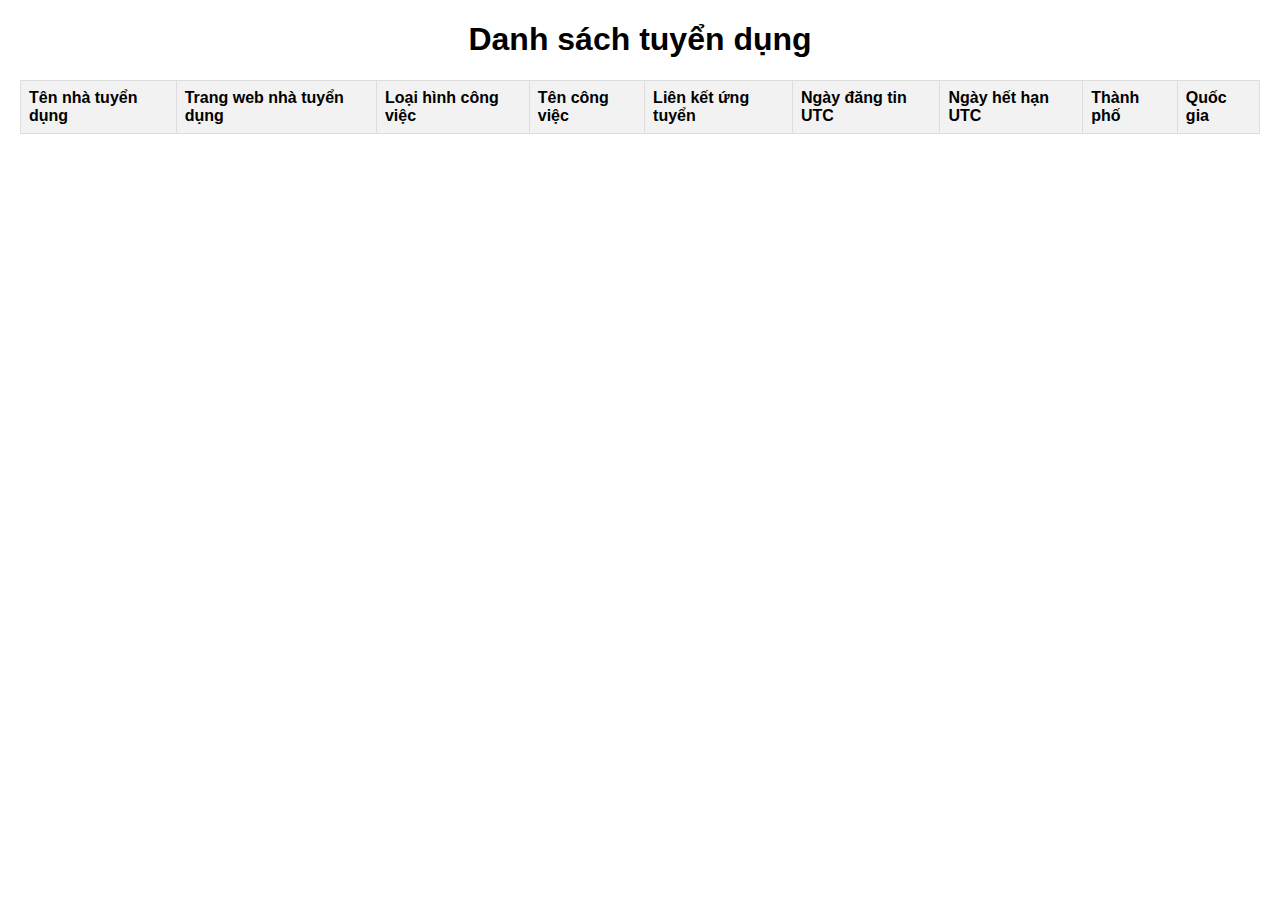
<file: asp.net/cv/index.html>
﻿<!DOCTYPE html>
<html lang="en">
<head>
    <meta charset="UTF-8">
    <meta name="viewport" content="width=device-width, initial-scale=1.0">
    <title>Danh sách tuyển dụng</title>
    <link rel="stylesheet" href="styles.css">
</head>
<body>
    <h1>Danh sách tuyển dụng</h1>
    <table id="jobsTable">
        <thead>
            <tr>
                <th>Tên nhà tuyển dụng</th>
                <th>Trang web nhà tuyển dụng</th>
                <th>Loại hình công việc</th>
                <th>Tên công việc</th>
                <th>Liên kết ứng tuyển</th>
                <th>Ngày đăng tin UTC</th>
                <th>Ngày hết hạn UTC</th>
                <th>Thành phố</th>
                <th>Quốc gia</th>
            </tr>
        </thead>
        <tbody>
        </tbody>
    </table>
    <script src="script.js"></script>
</body>
</html>
</file>
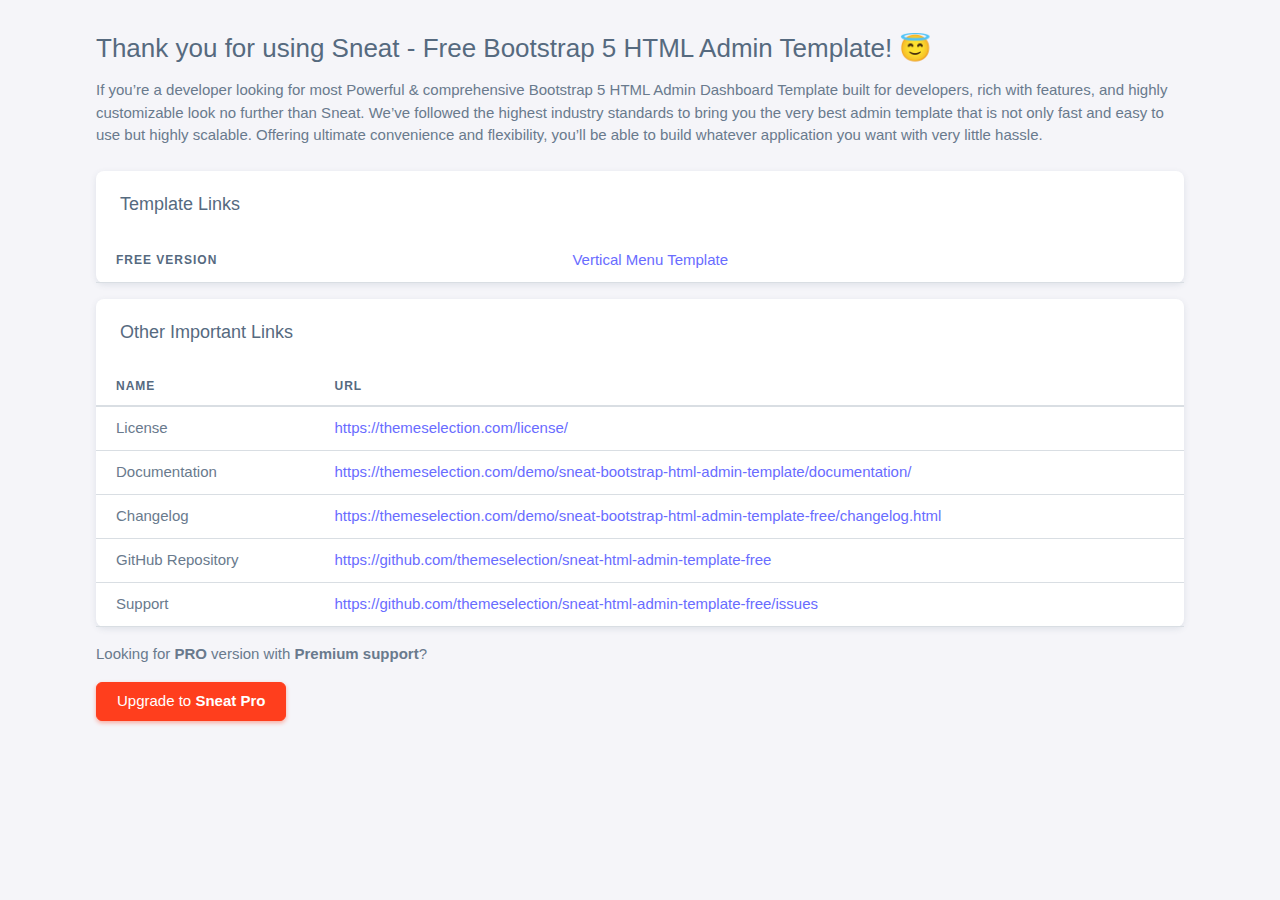
<file: job-portal-main/template/admin-employer/index.html>
<!DOCTYPE html>


<html lang="en" class="light-style  customizer-hide" dir="ltr" data-theme="theme-default" data-assets-path="assets/"
  data-template="vertical-menu-template-no-customizer">

<head>
  <meta charset="utf-8" />
  <meta name="viewport"
    content="width=device-width, initial-scale=1.0, user-scalable=no, minimum-scale=1.0, maximum-scale=1.0" />

  <title>Sneat - Free Bootstrap 5 HTML Admin Template</title>

  <meta name="description" content="" />

  <!-- Favicon -->
  <link rel="icon" type="image/x-icon" href="assets/img/favicon/favicon.ico" />

  <!-- Fonts -->
  <link rel="preconnect" href="https://fonts.googleapis.com">
  <link rel="preconnect" href="https://fonts.gstatic.com" crossorigin>
  <link
    href="https://fonts.googleapis.com/css2?family=Open+Sans:ital,wght@0,300;0,400;0,500;0,600;0,700;1,300;1,400;1,500;1,600;1,700&display=swap"
    rel="stylesheet">

  <!-- Core CSS -->
  <link rel="stylesheet" href="assets/vendor/css/core.css" />
  <link rel="stylesheet" href="assets/vendor/css/theme-default.css" />
  <link rel="stylesheet" href="assets/css/demo.css" />
</head>

<body>

  <!-- Content -->
  <div class="container flex-grow-1 container-p-y my-2">
    <h3>Thank you for using Sneat - Free Bootstrap 5 HTML Admin Template! 😇</h3>
    <p>If you’re a developer looking for most Powerful & comprehensive Bootstrap 5 HTML Admin Dashboard Template built
      for developers, rich with features, and highly customizable look no further than Sneat. We’ve followed the highest
      industry standards to bring you the very best admin template that is not only fast and easy to use but highly
      scalable. Offering ultimate convenience and flexibility, you’ll be able to build whatever application you want
      with very little hassle.</p>

    <!-- Examples -->
    <div class="row mt-sm-4 mt-3">
      <div class="col-12 mb-3">
        <div class="card">
          <h5 class="card-header">Template Links</h5>
          <!-- Template Demo Links -->
          <table class="table">
            <tbody>
              <tr>
                <th>Free Version</th>
                <td><a href="html/index.html" target="_blank">Vertical Menu Template</a></td>
              </tr>
            </tbody>
          </table>
          <!--/ Template Demo Links -->
        </div>
      </div>

      <div class="col-12 mb-3">
        <div class="card">

          <h5 class="card-header">Other Important Links</h5>
          <!-- Other Links -->
          <table class="table">
            <thead>
              <tr>
                <th scope="col">Name</th>
                <th scope="col">URL</th>
              </tr>
            </thead>
            <tbody>

              <tr>
                <td>License </td>
                <td>
                  <a href="https://themeselection.com/license/" target="_blank">https://themeselection.com/license/</a>
                </td>
              </tr>

              <tr>
                <td>Documentation</td>
                <td>
                  <a href="https://themeselection.com/demo/sneat-bootstrap-html-admin-template/documentation/"
                    target="_blank">https://themeselection.com/demo/sneat-bootstrap-html-admin-template/documentation/</a>
                </td>
              </tr>

              <tr>
                <td>Changelog</td>
                <td>
                  <a href="https://themeselection.com/demo/sneat-bootstrap-html-admin-template-free/changelog.html"
                    target="_blank">https://themeselection.com/demo/sneat-bootstrap-html-admin-template-free/changelog.html</a>
                </td>
              </tr>


              <tr>
                <td>GitHub Repository</td>
                <td>
                  <a href="https://github.com/themeselection/sneat-html-admin-template-free"
                    target="_blank">https://github.com/themeselection/sneat-html-admin-template-free</a>
                </td>
              </tr>


              <tr>
                <td>Support</td>
                <td>
                  <a href="https://github.com/themeselection/sneat-html-admin-template-free/issues"
                    target="_blank">https://github.com/themeselection/sneat-html-admin-template-free/issues</a>
                </td>
              </tr>

            </tbody>
          </table>
          <!--/ Other Links -->
        </div>
      </div>

      <div class="col-12 mb-3">
        <p>Looking for <strong>PRO</strong> version with <strong>Premium support</strong>?</p>
        <div class="upgrade-to-pro">
          <a href="https://themeselection.com/products/sneat-bootstrap-html-admin-template/" target="_blank"
            class="btn btn-danger">Upgrade to <strong>Sneat Pro</strong></a>
        </div>
      </div>
    </div>
  </div>
  <!-- / Content -->

</body>

</html>
</file>
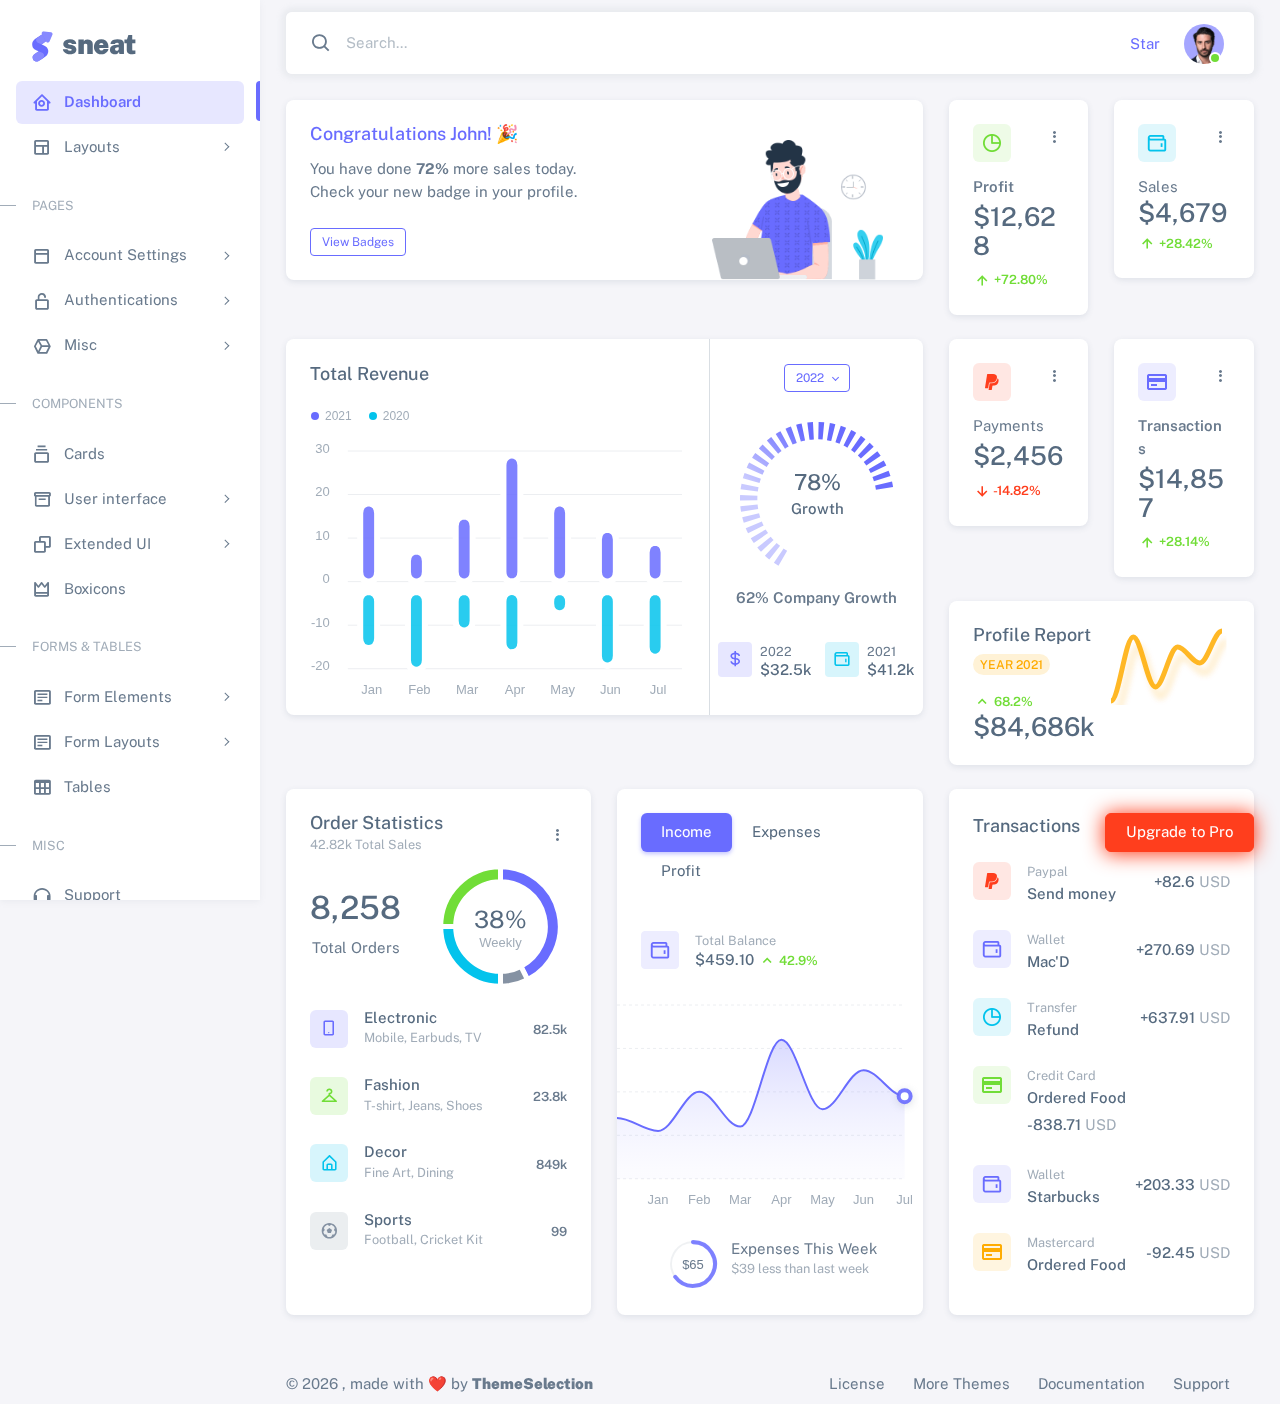
<file: job-portal-main/template/admin-employer/html/index.html>
<!DOCTYPE html>

<!-- =========================================================
* Sneat - Bootstrap 5 HTML Admin Template - Pro | v1.0.0
==============================================================

* Product Page: https://themeselection.com/products/sneat-bootstrap-html-admin-template/
* Created by: ThemeSelection
* License: You must have a valid license purchased in order to legally use the theme for your project.
* Copyright ThemeSelection (https://themeselection.com)

=========================================================
 -->
<!-- beautify ignore:start -->
<html
  lang="en"
  class="light-style layout-menu-fixed"
  dir="ltr"
  data-theme="theme-default"
  data-assets-path="../assets/"
  data-template="vertical-menu-template-free"
>
  <head>
    <meta charset="utf-8" />
    <meta
      name="viewport"
      content="width=device-width, initial-scale=1.0, user-scalable=no, minimum-scale=1.0, maximum-scale=1.0"
    />

    <title>Dashboard - Analytics | Sneat - Bootstrap 5 HTML Admin Template - Pro</title>

    <meta name="description" content="" />

    <!-- Favicon -->
    <link rel="icon" type="image/x-icon" href="../assets/img/favicon/favicon.ico" />

    <!-- Fonts -->
    <link rel="preconnect" href="https://fonts.googleapis.com" />
    <link rel="preconnect" href="https://fonts.gstatic.com" crossorigin />
    <link
      href="https://fonts.googleapis.com/css2?family=Public+Sans:ital,wght@0,300;0,400;0,500;0,600;0,700;1,300;1,400;1,500;1,600;1,700&display=swap"
      rel="stylesheet"
    />

    <!-- Icons. Uncomment required icon fonts -->
    <link rel="stylesheet" href="../assets/vendor/fonts/boxicons.css" />

    <!-- Core CSS -->
    <link rel="stylesheet" href="../assets/vendor/css/core.css" class="template-customizer-core-css" />
    <link rel="stylesheet" href="../assets/vendor/css/theme-default.css" class="template-customizer-theme-css" />
    <link rel="stylesheet" href="../assets/css/demo.css" />

    <!-- Vendors CSS -->
    <link rel="stylesheet" href="../assets/vendor/libs/perfect-scrollbar/perfect-scrollbar.css" />

    <link rel="stylesheet" href="../assets/vendor/libs/apex-charts/apex-charts.css" />

    <!-- Page CSS -->

    <!-- Helpers -->
    <script src="../assets/vendor/js/helpers.js"></script>

    <!--! Template customizer & Theme config files MUST be included after core stylesheets and helpers.js in the <head> section -->
    <!--? Config:  Mandatory theme config file contain global vars & default theme options, Set your preferred theme option in this file.  -->
    <script src="../assets/js/config.js"></script>
  </head>

  <body>
    <!-- Layout wrapper -->
    <div class="layout-wrapper layout-content-navbar">
      <div class="layout-container">
        <!-- Menu -->

        <aside id="layout-menu" class="layout-menu menu-vertical menu bg-menu-theme">
          <div class="app-brand demo">
            <a href="index.html" class="app-brand-link">
              <span class="app-brand-logo demo">
                <svg
                  width="25"
                  viewBox="0 0 25 42"
                  version="1.1"
                  xmlns="http://www.w3.org/2000/svg"
                  xmlns:xlink="http://www.w3.org/1999/xlink"
                >
                  <defs>
                    <path
                      d="M13.7918663,0.358365126 L3.39788168,7.44174259 C0.566865006,9.69408886 -0.379795268,12.4788597 0.557900856,15.7960551 C0.68998853,16.2305145 1.09562888,17.7872135 3.12357076,19.2293357 C3.8146334,19.7207684 5.32369333,20.3834223 7.65075054,21.2172976 L7.59773219,21.2525164 L2.63468769,24.5493413 C0.445452254,26.3002124 0.0884951797,28.5083815 1.56381646,31.1738486 C2.83770406,32.8170431 5.20850219,33.2640127 7.09180128,32.5391577 C8.347334,32.0559211 11.4559176,30.0011079 16.4175519,26.3747182 C18.0338572,24.4997857 18.6973423,22.4544883 18.4080071,20.2388261 C17.963753,17.5346866 16.1776345,15.5799961 13.0496516,14.3747546 L10.9194936,13.4715819 L18.6192054,7.984237 L13.7918663,0.358365126 Z"
                      id="path-1"
                    ></path>
                    <path
                      d="M5.47320593,6.00457225 C4.05321814,8.216144 4.36334763,10.0722806 6.40359441,11.5729822 C8.61520715,12.571656 10.0999176,13.2171421 10.8577257,13.5094407 L15.5088241,14.433041 L18.6192054,7.984237 C15.5364148,3.11535317 13.9273018,0.573395879 13.7918663,0.358365126 C13.5790555,0.511491653 10.8061687,2.3935607 5.47320593,6.00457225 Z"
                      id="path-3"
                    ></path>
                    <path
                      d="M7.50063644,21.2294429 L12.3234468,23.3159332 C14.1688022,24.7579751 14.397098,26.4880487 13.008334,28.506154 C11.6195701,30.5242593 10.3099883,31.790241 9.07958868,32.3040991 C5.78142938,33.4346997 4.13234973,34 4.13234973,34 C4.13234973,34 2.75489982,33.0538207 2.37032616e-14,31.1614621 C-0.55822714,27.8186216 -0.55822714,26.0572515 -4.05231404e-15,25.8773518 C0.83734071,25.6075023 2.77988457,22.8248993 3.3049379,22.52991 C3.65497346,22.3332504 5.05353963,21.8997614 7.50063644,21.2294429 Z"
                      id="path-4"
                    ></path>
                    <path
                      d="M20.6,7.13333333 L25.6,13.8 C26.2627417,14.6836556 26.0836556,15.9372583 25.2,16.6 C24.8538077,16.8596443 24.4327404,17 24,17 L14,17 C12.8954305,17 12,16.1045695 12,15 C12,14.5672596 12.1403557,14.1461923 12.4,13.8 L17.4,7.13333333 C18.0627417,6.24967773 19.3163444,6.07059163 20.2,6.73333333 C20.3516113,6.84704183 20.4862915,6.981722 20.6,7.13333333 Z"
                      id="path-5"
                    ></path>
                  </defs>
                  <g id="g-app-brand" stroke="none" stroke-width="1" fill="none" fill-rule="evenodd">
                    <g id="Brand-Logo" transform="translate(-27.000000, -15.000000)">
                      <g id="Icon" transform="translate(27.000000, 15.000000)">
                        <g id="Mask" transform="translate(0.000000, 8.000000)">
                          <mask id="mask-2" fill="white">
                            <use xlink:href="#path-1"></use>
                          </mask>
                          <use fill="#696cff" xlink:href="#path-1"></use>
                          <g id="Path-3" mask="url(#mask-2)">
                            <use fill="#696cff" xlink:href="#path-3"></use>
                            <use fill-opacity="0.2" fill="#FFFFFF" xlink:href="#path-3"></use>
                          </g>
                          <g id="Path-4" mask="url(#mask-2)">
                            <use fill="#696cff" xlink:href="#path-4"></use>
                            <use fill-opacity="0.2" fill="#FFFFFF" xlink:href="#path-4"></use>
                          </g>
                        </g>
                        <g
                          id="Triangle"
                          transform="translate(19.000000, 11.000000) rotate(-300.000000) translate(-19.000000, -11.000000) "
                        >
                          <use fill="#696cff" xlink:href="#path-5"></use>
                          <use fill-opacity="0.2" fill="#FFFFFF" xlink:href="#path-5"></use>
                        </g>
                      </g>
                    </g>
                  </g>
                </svg>
              </span>
              <span class="app-brand-text demo menu-text fw-bolder ms-2">Sneat</span>
            </a>

            <a href="javascript:void(0);" class="layout-menu-toggle menu-link text-large ms-auto d-block d-xl-none">
              <i class="bx bx-chevron-left bx-sm align-middle"></i>
            </a>
          </div>

          <div class="menu-inner-shadow"></div>

          <ul class="menu-inner py-1">
            <!-- Dashboard -->
            <li class="menu-item active">
              <a href="index.html" class="menu-link">
                <i class="menu-icon tf-icons bx bx-home-circle"></i>
                <div data-i18n="Analytics">Dashboard</div>
              </a>
            </li>

            <!-- Layouts -->
            <li class="menu-item">
              <a href="javascript:void(0);" class="menu-link menu-toggle">
                <i class="menu-icon tf-icons bx bx-layout"></i>
                <div data-i18n="Layouts">Layouts</div>
              </a>

              <ul class="menu-sub">
                <li class="menu-item">
                  <a href="layouts-without-menu.html" class="menu-link">
                    <div data-i18n="Without menu">Without menu</div>
                  </a>
                </li>
                <li class="menu-item">
                  <a href="layouts-without-navbar.html" class="menu-link">
                    <div data-i18n="Without navbar">Without navbar</div>
                  </a>
                </li>
                <li class="menu-item">
                  <a href="layouts-container.html" class="menu-link">
                    <div data-i18n="Container">Container</div>
                  </a>
                </li>
                <li class="menu-item">
                  <a href="layouts-fluid.html" class="menu-link">
                    <div data-i18n="Fluid">Fluid</div>
                  </a>
                </li>
                <li class="menu-item">
                  <a href="layouts-blank.html" class="menu-link">
                    <div data-i18n="Blank">Blank</div>
                  </a>
                </li>
              </ul>
            </li>

            <li class="menu-header small text-uppercase">
              <span class="menu-header-text">Pages</span>
            </li>
            <li class="menu-item">
              <a href="javascript:void(0);" class="menu-link menu-toggle">
                <i class="menu-icon tf-icons bx bx-dock-top"></i>
                <div data-i18n="Account Settings">Account Settings</div>
              </a>
              <ul class="menu-sub">
                <li class="menu-item">
                  <a href="pages-account-settings-account.html" class="menu-link">
                    <div data-i18n="Account">Account</div>
                  </a>
                </li>
                <li class="menu-item">
                  <a href="pages-account-settings-notifications.html" class="menu-link">
                    <div data-i18n="Notifications">Notifications</div>
                  </a>
                </li>
                <li class="menu-item">
                  <a href="pages-account-settings-connections.html" class="menu-link">
                    <div data-i18n="Connections">Connections</div>
                  </a>
                </li>
              </ul>
            </li>
            <li class="menu-item">
              <a href="javascript:void(0);" class="menu-link menu-toggle">
                <i class="menu-icon tf-icons bx bx-lock-open-alt"></i>
                <div data-i18n="Authentications">Authentications</div>
              </a>
              <ul class="menu-sub">
                <li class="menu-item">
                  <a href="auth-login-basic.html" class="menu-link" target="_blank">
                    <div data-i18n="Basic">Login</div>
                  </a>
                </li>
                <li class="menu-item">
                  <a href="auth-register-basic.html" class="menu-link" target="_blank">
                    <div data-i18n="Basic">Register</div>
                  </a>
                </li>
                <li class="menu-item">
                  <a href="auth-forgot-password-basic.html" class="menu-link" target="_blank">
                    <div data-i18n="Basic">Forgot Password</div>
                  </a>
                </li>
              </ul>
            </li>
            <li class="menu-item">
              <a href="javascript:void(0);" class="menu-link menu-toggle">
                <i class="menu-icon tf-icons bx bx-cube-alt"></i>
                <div data-i18n="Misc">Misc</div>
              </a>
              <ul class="menu-sub">
                <li class="menu-item">
                  <a href="pages-misc-error.html" class="menu-link">
                    <div data-i18n="Error">Error</div>
                  </a>
                </li>
                <li class="menu-item">
                  <a href="pages-misc-under-maintenance.html" class="menu-link">
                    <div data-i18n="Under Maintenance">Under Maintenance</div>
                  </a>
                </li>
              </ul>
            </li>
            <!-- Components -->
            <li class="menu-header small text-uppercase"><span class="menu-header-text">Components</span></li>
            <!-- Cards -->
            <li class="menu-item">
              <a href="cards-basic.html" class="menu-link">
                <i class="menu-icon tf-icons bx bx-collection"></i>
                <div data-i18n="Basic">Cards</div>
              </a>
            </li>
            <!-- User interface -->
            <li class="menu-item">
              <a href="javascript:void(0)" class="menu-link menu-toggle">
                <i class="menu-icon tf-icons bx bx-box"></i>
                <div data-i18n="User interface">User interface</div>
              </a>
              <ul class="menu-sub">
                <li class="menu-item">
                  <a href="ui-accordion.html" class="menu-link">
                    <div data-i18n="Accordion">Accordion</div>
                  </a>
                </li>
                <li class="menu-item">
                  <a href="ui-alerts.html" class="menu-link">
                    <div data-i18n="Alerts">Alerts</div>
                  </a>
                </li>
                <li class="menu-item">
                  <a href="ui-badges.html" class="menu-link">
                    <div data-i18n="Badges">Badges</div>
                  </a>
                </li>
                <li class="menu-item">
                  <a href="ui-buttons.html" class="menu-link">
                    <div data-i18n="Buttons">Buttons</div>
                  </a>
                </li>
                <li class="menu-item">
                  <a href="ui-carousel.html" class="menu-link">
                    <div data-i18n="Carousel">Carousel</div>
                  </a>
                </li>
                <li class="menu-item">
                  <a href="ui-collapse.html" class="menu-link">
                    <div data-i18n="Collapse">Collapse</div>
                  </a>
                </li>
                <li class="menu-item">
                  <a href="ui-dropdowns.html" class="menu-link">
                    <div data-i18n="Dropdowns">Dropdowns</div>
                  </a>
                </li>
                <li class="menu-item">
                  <a href="ui-footer.html" class="menu-link">
                    <div data-i18n="Footer">Footer</div>
                  </a>
                </li>
                <li class="menu-item">
                  <a href="ui-list-groups.html" class="menu-link">
                    <div data-i18n="List Groups">List groups</div>
                  </a>
                </li>
                <li class="menu-item">
                  <a href="ui-modals.html" class="menu-link">
                    <div data-i18n="Modals">Modals</div>
                  </a>
                </li>
                <li class="menu-item">
                  <a href="ui-navbar.html" class="menu-link">
                    <div data-i18n="Navbar">Navbar</div>
                  </a>
                </li>
                <li class="menu-item">
                  <a href="ui-offcanvas.html" class="menu-link">
                    <div data-i18n="Offcanvas">Offcanvas</div>
                  </a>
                </li>
                <li class="menu-item">
                  <a href="ui-pagination-breadcrumbs.html" class="menu-link">
                    <div data-i18n="Pagination &amp; Breadcrumbs">Pagination &amp; Breadcrumbs</div>
                  </a>
                </li>
                <li class="menu-item">
                  <a href="ui-progress.html" class="menu-link">
                    <div data-i18n="Progress">Progress</div>
                  </a>
                </li>
                <li class="menu-item">
                  <a href="ui-spinners.html" class="menu-link">
                    <div data-i18n="Spinners">Spinners</div>
                  </a>
                </li>
                <li class="menu-item">
                  <a href="ui-tabs-pills.html" class="menu-link">
                    <div data-i18n="Tabs &amp; Pills">Tabs &amp; Pills</div>
                  </a>
                </li>
                <li class="menu-item">
                  <a href="ui-toasts.html" class="menu-link">
                    <div data-i18n="Toasts">Toasts</div>
                  </a>
                </li>
                <li class="menu-item">
                  <a href="ui-tooltips-popovers.html" class="menu-link">
                    <div data-i18n="Tooltips & Popovers">Tooltips &amp; popovers</div>
                  </a>
                </li>
                <li class="menu-item">
                  <a href="ui-typography.html" class="menu-link">
                    <div data-i18n="Typography">Typography</div>
                  </a>
                </li>
              </ul>
            </li>

            <!-- Extended components -->
            <li class="menu-item">
              <a href="javascript:void(0)" class="menu-link menu-toggle">
                <i class="menu-icon tf-icons bx bx-copy"></i>
                <div data-i18n="Extended UI">Extended UI</div>
              </a>
              <ul class="menu-sub">
                <li class="menu-item">
                  <a href="extended-ui-perfect-scrollbar.html" class="menu-link">
                    <div data-i18n="Perfect Scrollbar">Perfect scrollbar</div>
                  </a>
                </li>
                <li class="menu-item">
                  <a href="extended-ui-text-divider.html" class="menu-link">
                    <div data-i18n="Text Divider">Text Divider</div>
                  </a>
                </li>
              </ul>
            </li>

            <li class="menu-item">
              <a href="icons-boxicons.html" class="menu-link">
                <i class="menu-icon tf-icons bx bx-crown"></i>
                <div data-i18n="Boxicons">Boxicons</div>
              </a>
            </li>

            <!-- Forms & Tables -->
            <li class="menu-header small text-uppercase"><span class="menu-header-text">Forms &amp; Tables</span></li>
            <!-- Forms -->
            <li class="menu-item">
              <a href="javascript:void(0);" class="menu-link menu-toggle">
                <i class="menu-icon tf-icons bx bx-detail"></i>
                <div data-i18n="Form Elements">Form Elements</div>
              </a>
              <ul class="menu-sub">
                <li class="menu-item">
                  <a href="forms-basic-inputs.html" class="menu-link">
                    <div data-i18n="Basic Inputs">Basic Inputs</div>
                  </a>
                </li>
                <li class="menu-item">
                  <a href="forms-input-groups.html" class="menu-link">
                    <div data-i18n="Input groups">Input groups</div>
                  </a>
                </li>
              </ul>
            </li>
            <li class="menu-item">
              <a href="javascript:void(0);" class="menu-link menu-toggle">
                <i class="menu-icon tf-icons bx bx-detail"></i>
                <div data-i18n="Form Layouts">Form Layouts</div>
              </a>
              <ul class="menu-sub">
                <li class="menu-item">
                  <a href="form-layouts-vertical.html" class="menu-link">
                    <div data-i18n="Vertical Form">Vertical Form</div>
                  </a>
                </li>
                <li class="menu-item">
                  <a href="form-layouts-horizontal.html" class="menu-link">
                    <div data-i18n="Horizontal Form">Horizontal Form</div>
                  </a>
                </li>
              </ul>
            </li>
            <!-- Tables -->
            <li class="menu-item">
              <a href="tables-basic.html" class="menu-link">
                <i class="menu-icon tf-icons bx bx-table"></i>
                <div data-i18n="Tables">Tables</div>
              </a>
            </li>
            <!-- Misc -->
            <li class="menu-header small text-uppercase"><span class="menu-header-text">Misc</span></li>
            <li class="menu-item">
              <a
                href="https://github.com/themeselection/sneat-html-admin-template-free/issues"
                target="_blank"
                class="menu-link"
              >
                <i class="menu-icon tf-icons bx bx-support"></i>
                <div data-i18n="Support">Support</div>
              </a>
            </li>
            <li class="menu-item">
              <a
                href="https://themeselection.com/demo/sneat-bootstrap-html-admin-template/documentation/"
                target="_blank"
                class="menu-link"
              >
                <i class="menu-icon tf-icons bx bx-file"></i>
                <div data-i18n="Documentation">Documentation</div>
              </a>
            </li>
          </ul>
        </aside>
        <!-- / Menu -->

        <!-- Layout container -->
        <div class="layout-page">
          <!-- Navbar -->

          <nav
            class="layout-navbar container-xxl navbar navbar-expand-xl navbar-detached align-items-center bg-navbar-theme"
            id="layout-navbar"
          >
            <div class="layout-menu-toggle navbar-nav align-items-xl-center me-3 me-xl-0 d-xl-none">
              <a class="nav-item nav-link px-0 me-xl-4" href="javascript:void(0)">
                <i class="bx bx-menu bx-sm"></i>
              </a>
            </div>

            <div class="navbar-nav-right d-flex align-items-center" id="navbar-collapse">
              <!-- Search -->
              <div class="navbar-nav align-items-center">
                <div class="nav-item d-flex align-items-center">
                  <i class="bx bx-search fs-4 lh-0"></i>
                  <input
                    type="text"
                    class="form-control border-0 shadow-none"
                    placeholder="Search..."
                    aria-label="Search..."
                  />
                </div>
              </div>
              <!-- /Search -->

              <ul class="navbar-nav flex-row align-items-center ms-auto">
                <!-- Place this tag where you want the button to render. -->
                <li class="nav-item lh-1 me-3">
                  <a
                    class="github-button"
                    href="https://github.com/themeselection/sneat-html-admin-template-free"
                    data-icon="octicon-star"
                    data-size="large"
                    data-show-count="true"
                    aria-label="Star themeselection/sneat-html-admin-template-free on GitHub"
                    >Star</a
                  >
                </li>

                <!-- User -->
                <li class="nav-item navbar-dropdown dropdown-user dropdown">
                  <a class="nav-link dropdown-toggle hide-arrow" href="javascript:void(0);" data-bs-toggle="dropdown">
                    <div class="avatar avatar-online">
                      <img src="../assets/img/avatars/1.png" alt class="w-px-40 h-auto rounded-circle" />
                    </div>
                  </a>
                  <ul class="dropdown-menu dropdown-menu-end">
                    <li>
                      <a class="dropdown-item" href="#">
                        <div class="d-flex">
                          <div class="flex-shrink-0 me-3">
                            <div class="avatar avatar-online">
                              <img src="../assets/img/avatars/1.png" alt class="w-px-40 h-auto rounded-circle" />
                            </div>
                          </div>
                          <div class="flex-grow-1">
                            <span class="fw-semibold d-block">John Doe</span>
                            <small class="text-muted">Admin</small>
                          </div>
                        </div>
                      </a>
                    </li>
                    <li>
                      <div class="dropdown-divider"></div>
                    </li>
                    <li>
                      <a class="dropdown-item" href="#">
                        <i class="bx bx-user me-2"></i>
                        <span class="align-middle">My Profile</span>
                      </a>
                    </li>
                    <li>
                      <a class="dropdown-item" href="#">
                        <i class="bx bx-cog me-2"></i>
                        <span class="align-middle">Settings</span>
                      </a>
                    </li>
                    <li>
                      <a class="dropdown-item" href="#">
                        <span class="d-flex align-items-center align-middle">
                          <i class="flex-shrink-0 bx bx-credit-card me-2"></i>
                          <span class="flex-grow-1 align-middle">Billing</span>
                          <span class="flex-shrink-0 badge badge-center rounded-pill bg-danger w-px-20 h-px-20">4</span>
                        </span>
                      </a>
                    </li>
                    <li>
                      <div class="dropdown-divider"></div>
                    </li>
                    <li>
                      <a class="dropdown-item" href="auth-login-basic.html">
                        <i class="bx bx-power-off me-2"></i>
                        <span class="align-middle">Log Out</span>
                      </a>
                    </li>
                  </ul>
                </li>
                <!--/ User -->
              </ul>
            </div>
          </nav>

          <!-- / Navbar -->

          <!-- Content wrapper -->
          <div class="content-wrapper">
            <!-- Content -->

            <div class="container-xxl flex-grow-1 container-p-y">
              <div class="row">
                <div class="col-lg-8 mb-4 order-0">
                  <div class="card">
                    <div class="d-flex align-items-end row">
                      <div class="col-sm-7">
                        <div class="card-body">
                          <h5 class="card-title text-primary">Congratulations John! 🎉</h5>
                          <p class="mb-4">
                            You have done <span class="fw-bold">72%</span> more sales today. Check your new badge in
                            your profile.
                          </p>

                          <a href="javascript:;" class="btn btn-sm btn-outline-primary">View Badges</a>
                        </div>
                      </div>
                      <div class="col-sm-5 text-center text-sm-left">
                        <div class="card-body pb-0 px-0 px-md-4">
                          <img
                            src="../assets/img/illustrations/man-with-laptop-light.png"
                            height="140"
                            alt="View Badge User"
                            data-app-dark-img="illustrations/man-with-laptop-dark.png"
                            data-app-light-img="illustrations/man-with-laptop-light.png"
                          />
                        </div>
                      </div>
                    </div>
                  </div>
                </div>
                <div class="col-lg-4 col-md-4 order-1">
                  <div class="row">
                    <div class="col-lg-6 col-md-12 col-6 mb-4">
                      <div class="card">
                        <div class="card-body">
                          <div class="card-title d-flex align-items-start justify-content-between">
                            <div class="avatar flex-shrink-0">
                              <img
                                src="../assets/img/icons/unicons/chart-success.png"
                                alt="chart success"
                                class="rounded"
                              />
                            </div>
                            <div class="dropdown">
                              <button
                                class="btn p-0"
                                type="button"
                                id="cardOpt3"
                                data-bs-toggle="dropdown"
                                aria-haspopup="true"
                                aria-expanded="false"
                              >
                                <i class="bx bx-dots-vertical-rounded"></i>
                              </button>
                              <div class="dropdown-menu dropdown-menu-end" aria-labelledby="cardOpt3">
                                <a class="dropdown-item" href="javascript:void(0);">View More</a>
                                <a class="dropdown-item" href="javascript:void(0);">Delete</a>
                              </div>
                            </div>
                          </div>
                          <span class="fw-semibold d-block mb-1">Profit</span>
                          <h3 class="card-title mb-2">$12,628</h3>
                          <small class="text-success fw-semibold"><i class="bx bx-up-arrow-alt"></i> +72.80%</small>
                        </div>
                      </div>
                    </div>
                    <div class="col-lg-6 col-md-12 col-6 mb-4">
                      <div class="card">
                        <div class="card-body">
                          <div class="card-title d-flex align-items-start justify-content-between">
                            <div class="avatar flex-shrink-0">
                              <img
                                src="../assets/img/icons/unicons/wallet-info.png"
                                alt="Credit Card"
                                class="rounded"
                              />
                            </div>
                            <div class="dropdown">
                              <button
                                class="btn p-0"
                                type="button"
                                id="cardOpt6"
                                data-bs-toggle="dropdown"
                                aria-haspopup="true"
                                aria-expanded="false"
                              >
                                <i class="bx bx-dots-vertical-rounded"></i>
                              </button>
                              <div class="dropdown-menu dropdown-menu-end" aria-labelledby="cardOpt6">
                                <a class="dropdown-item" href="javascript:void(0);">View More</a>
                                <a class="dropdown-item" href="javascript:void(0);">Delete</a>
                              </div>
                            </div>
                          </div>
                          <span>Sales</span>
                          <h3 class="card-title text-nowrap mb-1">$4,679</h3>
                          <small class="text-success fw-semibold"><i class="bx bx-up-arrow-alt"></i> +28.42%</small>
                        </div>
                      </div>
                    </div>
                  </div>
                </div>
                <!-- Total Revenue -->
                <div class="col-12 col-lg-8 order-2 order-md-3 order-lg-2 mb-4">
                  <div class="card">
                    <div class="row row-bordered g-0">
                      <div class="col-md-8">
                        <h5 class="card-header m-0 me-2 pb-3">Total Revenue</h5>
                        <div id="totalRevenueChart" class="px-2"></div>
                      </div>
                      <div class="col-md-4">
                        <div class="card-body">
                          <div class="text-center">
                            <div class="dropdown">
                              <button
                                class="btn btn-sm btn-outline-primary dropdown-toggle"
                                type="button"
                                id="growthReportId"
                                data-bs-toggle="dropdown"
                                aria-haspopup="true"
                                aria-expanded="false"
                              >
                                2022
                              </button>
                              <div class="dropdown-menu dropdown-menu-end" aria-labelledby="growthReportId">
                                <a class="dropdown-item" href="javascript:void(0);">2021</a>
                                <a class="dropdown-item" href="javascript:void(0);">2020</a>
                                <a class="dropdown-item" href="javascript:void(0);">2019</a>
                              </div>
                            </div>
                          </div>
                        </div>
                        <div id="growthChart"></div>
                        <div class="text-center fw-semibold pt-3 mb-2">62% Company Growth</div>

                        <div class="d-flex px-xxl-4 px-lg-2 p-4 gap-xxl-3 gap-lg-1 gap-3 justify-content-between">
                          <div class="d-flex">
                            <div class="me-2">
                              <span class="badge bg-label-primary p-2"><i class="bx bx-dollar text-primary"></i></span>
                            </div>
                            <div class="d-flex flex-column">
                              <small>2022</small>
                              <h6 class="mb-0">$32.5k</h6>
                            </div>
                          </div>
                          <div class="d-flex">
                            <div class="me-2">
                              <span class="badge bg-label-info p-2"><i class="bx bx-wallet text-info"></i></span>
                            </div>
                            <div class="d-flex flex-column">
                              <small>2021</small>
                              <h6 class="mb-0">$41.2k</h6>
                            </div>
                          </div>
                        </div>
                      </div>
                    </div>
                  </div>
                </div>
                <!--/ Total Revenue -->
                <div class="col-12 col-md-8 col-lg-4 order-3 order-md-2">
                  <div class="row">
                    <div class="col-6 mb-4">
                      <div class="card">
                        <div class="card-body">
                          <div class="card-title d-flex align-items-start justify-content-between">
                            <div class="avatar flex-shrink-0">
                              <img src="../assets/img/icons/unicons/paypal.png" alt="Credit Card" class="rounded" />
                            </div>
                            <div class="dropdown">
                              <button
                                class="btn p-0"
                                type="button"
                                id="cardOpt4"
                                data-bs-toggle="dropdown"
                                aria-haspopup="true"
                                aria-expanded="false"
                              >
                                <i class="bx bx-dots-vertical-rounded"></i>
                              </button>
                              <div class="dropdown-menu dropdown-menu-end" aria-labelledby="cardOpt4">
                                <a class="dropdown-item" href="javascript:void(0);">View More</a>
                                <a class="dropdown-item" href="javascript:void(0);">Delete</a>
                              </div>
                            </div>
                          </div>
                          <span class="d-block mb-1">Payments</span>
                          <h3 class="card-title text-nowrap mb-2">$2,456</h3>
                          <small class="text-danger fw-semibold"><i class="bx bx-down-arrow-alt"></i> -14.82%</small>
                        </div>
                      </div>
                    </div>
                    <div class="col-6 mb-4">
                      <div class="card">
                        <div class="card-body">
                          <div class="card-title d-flex align-items-start justify-content-between">
                            <div class="avatar flex-shrink-0">
                              <img src="../assets/img/icons/unicons/cc-primary.png" alt="Credit Card" class="rounded" />
                            </div>
                            <div class="dropdown">
                              <button
                                class="btn p-0"
                                type="button"
                                id="cardOpt1"
                                data-bs-toggle="dropdown"
                                aria-haspopup="true"
                                aria-expanded="false"
                              >
                                <i class="bx bx-dots-vertical-rounded"></i>
                              </button>
                              <div class="dropdown-menu" aria-labelledby="cardOpt1">
                                <a class="dropdown-item" href="javascript:void(0);">View More</a>
                                <a class="dropdown-item" href="javascript:void(0);">Delete</a>
                              </div>
                            </div>
                          </div>
                          <span class="fw-semibold d-block mb-1">Transactions</span>
                          <h3 class="card-title mb-2">$14,857</h3>
                          <small class="text-success fw-semibold"><i class="bx bx-up-arrow-alt"></i> +28.14%</small>
                        </div>
                      </div>
                    </div>
                    <!-- </div>
    <div class="row"> -->
                    <div class="col-12 mb-4">
                      <div class="card">
                        <div class="card-body">
                          <div class="d-flex justify-content-between flex-sm-row flex-column gap-3">
                            <div class="d-flex flex-sm-column flex-row align-items-start justify-content-between">
                              <div class="card-title">
                                <h5 class="text-nowrap mb-2">Profile Report</h5>
                                <span class="badge bg-label-warning rounded-pill">Year 2021</span>
                              </div>
                              <div class="mt-sm-auto">
                                <small class="text-success text-nowrap fw-semibold"
                                  ><i class="bx bx-chevron-up"></i> 68.2%</small
                                >
                                <h3 class="mb-0">$84,686k</h3>
                              </div>
                            </div>
                            <div id="profileReportChart"></div>
                          </div>
                        </div>
                      </div>
                    </div>
                  </div>
                </div>
              </div>
              <div class="row">
                <!-- Order Statistics -->
                <div class="col-md-6 col-lg-4 col-xl-4 order-0 mb-4">
                  <div class="card h-100">
                    <div class="card-header d-flex align-items-center justify-content-between pb-0">
                      <div class="card-title mb-0">
                        <h5 class="m-0 me-2">Order Statistics</h5>
                        <small class="text-muted">42.82k Total Sales</small>
                      </div>
                      <div class="dropdown">
                        <button
                          class="btn p-0"
                          type="button"
                          id="orederStatistics"
                          data-bs-toggle="dropdown"
                          aria-haspopup="true"
                          aria-expanded="false"
                        >
                          <i class="bx bx-dots-vertical-rounded"></i>
                        </button>
                        <div class="dropdown-menu dropdown-menu-end" aria-labelledby="orederStatistics">
                          <a class="dropdown-item" href="javascript:void(0);">Select All</a>
                          <a class="dropdown-item" href="javascript:void(0);">Refresh</a>
                          <a class="dropdown-item" href="javascript:void(0);">Share</a>
                        </div>
                      </div>
                    </div>
                    <div class="card-body">
                      <div class="d-flex justify-content-between align-items-center mb-3">
                        <div class="d-flex flex-column align-items-center gap-1">
                          <h2 class="mb-2">8,258</h2>
                          <span>Total Orders</span>
                        </div>
                        <div id="orderStatisticsChart"></div>
                      </div>
                      <ul class="p-0 m-0">
                        <li class="d-flex mb-4 pb-1">
                          <div class="avatar flex-shrink-0 me-3">
                            <span class="avatar-initial rounded bg-label-primary"
                              ><i class="bx bx-mobile-alt"></i
                            ></span>
                          </div>
                          <div class="d-flex w-100 flex-wrap align-items-center justify-content-between gap-2">
                            <div class="me-2">
                              <h6 class="mb-0">Electronic</h6>
                              <small class="text-muted">Mobile, Earbuds, TV</small>
                            </div>
                            <div class="user-progress">
                              <small class="fw-semibold">82.5k</small>
                            </div>
                          </div>
                        </li>
                        <li class="d-flex mb-4 pb-1">
                          <div class="avatar flex-shrink-0 me-3">
                            <span class="avatar-initial rounded bg-label-success"><i class="bx bx-closet"></i></span>
                          </div>
                          <div class="d-flex w-100 flex-wrap align-items-center justify-content-between gap-2">
                            <div class="me-2">
                              <h6 class="mb-0">Fashion</h6>
                              <small class="text-muted">T-shirt, Jeans, Shoes</small>
                            </div>
                            <div class="user-progress">
                              <small class="fw-semibold">23.8k</small>
                            </div>
                          </div>
                        </li>
                        <li class="d-flex mb-4 pb-1">
                          <div class="avatar flex-shrink-0 me-3">
                            <span class="avatar-initial rounded bg-label-info"><i class="bx bx-home-alt"></i></span>
                          </div>
                          <div class="d-flex w-100 flex-wrap align-items-center justify-content-between gap-2">
                            <div class="me-2">
                              <h6 class="mb-0">Decor</h6>
                              <small class="text-muted">Fine Art, Dining</small>
                            </div>
                            <div class="user-progress">
                              <small class="fw-semibold">849k</small>
                            </div>
                          </div>
                        </li>
                        <li class="d-flex">
                          <div class="avatar flex-shrink-0 me-3">
                            <span class="avatar-initial rounded bg-label-secondary"
                              ><i class="bx bx-football"></i
                            ></span>
                          </div>
                          <div class="d-flex w-100 flex-wrap align-items-center justify-content-between gap-2">
                            <div class="me-2">
                              <h6 class="mb-0">Sports</h6>
                              <small class="text-muted">Football, Cricket Kit</small>
                            </div>
                            <div class="user-progress">
                              <small class="fw-semibold">99</small>
                            </div>
                          </div>
                        </li>
                      </ul>
                    </div>
                  </div>
                </div>
                <!--/ Order Statistics -->

                <!-- Expense Overview -->
                <div class="col-md-6 col-lg-4 order-1 mb-4">
                  <div class="card h-100">
                    <div class="card-header">
                      <ul class="nav nav-pills" role="tablist">
                        <li class="nav-item">
                          <button
                            type="button"
                            class="nav-link active"
                            role="tab"
                            data-bs-toggle="tab"
                            data-bs-target="#navs-tabs-line-card-income"
                            aria-controls="navs-tabs-line-card-income"
                            aria-selected="true"
                          >
                            Income
                          </button>
                        </li>
                        <li class="nav-item">
                          <button type="button" class="nav-link" role="tab">Expenses</button>
                        </li>
                        <li class="nav-item">
                          <button type="button" class="nav-link" role="tab">Profit</button>
                        </li>
                      </ul>
                    </div>
                    <div class="card-body px-0">
                      <div class="tab-content p-0">
                        <div class="tab-pane fade show active" id="navs-tabs-line-card-income" role="tabpanel">
                          <div class="d-flex p-4 pt-3">
                            <div class="avatar flex-shrink-0 me-3">
                              <img src="../assets/img/icons/unicons/wallet.png" alt="User" />
                            </div>
                            <div>
                              <small class="text-muted d-block">Total Balance</small>
                              <div class="d-flex align-items-center">
                                <h6 class="mb-0 me-1">$459.10</h6>
                                <small class="text-success fw-semibold">
                                  <i class="bx bx-chevron-up"></i>
                                  42.9%
                                </small>
                              </div>
                            </div>
                          </div>
                          <div id="incomeChart"></div>
                          <div class="d-flex justify-content-center pt-4 gap-2">
                            <div class="flex-shrink-0">
                              <div id="expensesOfWeek"></div>
                            </div>
                            <div>
                              <p class="mb-n1 mt-1">Expenses This Week</p>
                              <small class="text-muted">$39 less than last week</small>
                            </div>
                          </div>
                        </div>
                      </div>
                    </div>
                  </div>
                </div>
                <!--/ Expense Overview -->

                <!-- Transactions -->
                <div class="col-md-6 col-lg-4 order-2 mb-4">
                  <div class="card h-100">
                    <div class="card-header d-flex align-items-center justify-content-between">
                      <h5 class="card-title m-0 me-2">Transactions</h5>
                      <div class="dropdown">
                        <button
                          class="btn p-0"
                          type="button"
                          id="transactionID"
                          data-bs-toggle="dropdown"
                          aria-haspopup="true"
                          aria-expanded="false"
                        >
                          <i class="bx bx-dots-vertical-rounded"></i>
                        </button>
                        <div class="dropdown-menu dropdown-menu-end" aria-labelledby="transactionID">
                          <a class="dropdown-item" href="javascript:void(0);">Last 28 Days</a>
                          <a class="dropdown-item" href="javascript:void(0);">Last Month</a>
                          <a class="dropdown-item" href="javascript:void(0);">Last Year</a>
                        </div>
                      </div>
                    </div>
                    <div class="card-body">
                      <ul class="p-0 m-0">
                        <li class="d-flex mb-4 pb-1">
                          <div class="avatar flex-shrink-0 me-3">
                            <img src="../assets/img/icons/unicons/paypal.png" alt="User" class="rounded" />
                          </div>
                          <div class="d-flex w-100 flex-wrap align-items-center justify-content-between gap-2">
                            <div class="me-2">
                              <small class="text-muted d-block mb-1">Paypal</small>
                              <h6 class="mb-0">Send money</h6>
                            </div>
                            <div class="user-progress d-flex align-items-center gap-1">
                              <h6 class="mb-0">+82.6</h6>
                              <span class="text-muted">USD</span>
                            </div>
                          </div>
                        </li>
                        <li class="d-flex mb-4 pb-1">
                          <div class="avatar flex-shrink-0 me-3">
                            <img src="../assets/img/icons/unicons/wallet.png" alt="User" class="rounded" />
                          </div>
                          <div class="d-flex w-100 flex-wrap align-items-center justify-content-between gap-2">
                            <div class="me-2">
                              <small class="text-muted d-block mb-1">Wallet</small>
                              <h6 class="mb-0">Mac'D</h6>
                            </div>
                            <div class="user-progress d-flex align-items-center gap-1">
                              <h6 class="mb-0">+270.69</h6>
                              <span class="text-muted">USD</span>
                            </div>
                          </div>
                        </li>
                        <li class="d-flex mb-4 pb-1">
                          <div class="avatar flex-shrink-0 me-3">
                            <img src="../assets/img/icons/unicons/chart.png" alt="User" class="rounded" />
                          </div>
                          <div class="d-flex w-100 flex-wrap align-items-center justify-content-between gap-2">
                            <div class="me-2">
                              <small class="text-muted d-block mb-1">Transfer</small>
                              <h6 class="mb-0">Refund</h6>
                            </div>
                            <div class="user-progress d-flex align-items-center gap-1">
                              <h6 class="mb-0">+637.91</h6>
                              <span class="text-muted">USD</span>
                            </div>
                          </div>
                        </li>
                        <li class="d-flex mb-4 pb-1">
                          <div class="avatar flex-shrink-0 me-3">
                            <img src="../assets/img/icons/unicons/cc-success.png" alt="User" class="rounded" />
                          </div>
                          <div class="d-flex w-100 flex-wrap align-items-center justify-content-between gap-2">
                            <div class="me-2">
                              <small class="text-muted d-block mb-1">Credit Card</small>
                              <h6 class="mb-0">Ordered Food</h6>
                            </div>
                            <div class="user-progress d-flex align-items-center gap-1">
                              <h6 class="mb-0">-838.71</h6>
                              <span class="text-muted">USD</span>
                            </div>
                          </div>
                        </li>
                        <li class="d-flex mb-4 pb-1">
                          <div class="avatar flex-shrink-0 me-3">
                            <img src="../assets/img/icons/unicons/wallet.png" alt="User" class="rounded" />
                          </div>
                          <div class="d-flex w-100 flex-wrap align-items-center justify-content-between gap-2">
                            <div class="me-2">
                              <small class="text-muted d-block mb-1">Wallet</small>
                              <h6 class="mb-0">Starbucks</h6>
                            </div>
                            <div class="user-progress d-flex align-items-center gap-1">
                              <h6 class="mb-0">+203.33</h6>
                              <span class="text-muted">USD</span>
                            </div>
                          </div>
                        </li>
                        <li class="d-flex">
                          <div class="avatar flex-shrink-0 me-3">
                            <img src="../assets/img/icons/unicons/cc-warning.png" alt="User" class="rounded" />
                          </div>
                          <div class="d-flex w-100 flex-wrap align-items-center justify-content-between gap-2">
                            <div class="me-2">
                              <small class="text-muted d-block mb-1">Mastercard</small>
                              <h6 class="mb-0">Ordered Food</h6>
                            </div>
                            <div class="user-progress d-flex align-items-center gap-1">
                              <h6 class="mb-0">-92.45</h6>
                              <span class="text-muted">USD</span>
                            </div>
                          </div>
                        </li>
                      </ul>
                    </div>
                  </div>
                </div>
                <!--/ Transactions -->
              </div>
            </div>
            <!-- / Content -->

            <!-- Footer -->
            <footer class="content-footer footer bg-footer-theme">
              <div class="container-xxl d-flex flex-wrap justify-content-between py-2 flex-md-row flex-column">
                <div class="mb-2 mb-md-0">
                  ©
                  <script>
                    document.write(new Date().getFullYear());
                  </script>
                  , made with ❤️ by
                  <a href="https://themeselection.com" target="_blank" class="footer-link fw-bolder">ThemeSelection</a>
                </div>
                <div>
                  <a href="https://themeselection.com/license/" class="footer-link me-4" target="_blank">License</a>
                  <a href="https://themeselection.com/" target="_blank" class="footer-link me-4">More Themes</a>

                  <a
                    href="https://themeselection.com/demo/sneat-bootstrap-html-admin-template/documentation/"
                    target="_blank"
                    class="footer-link me-4"
                    >Documentation</a
                  >

                  <a
                    href="https://github.com/themeselection/sneat-html-admin-template-free/issues"
                    target="_blank"
                    class="footer-link me-4"
                    >Support</a
                  >
                </div>
              </div>
            </footer>
            <!-- / Footer -->

            <div class="content-backdrop fade"></div>
          </div>
          <!-- Content wrapper -->
        </div>
        <!-- / Layout page -->
      </div>

      <!-- Overlay -->
      <div class="layout-overlay layout-menu-toggle"></div>
    </div>
    <!-- / Layout wrapper -->

    <div class="buy-now">
      <a
        href="https://themeselection.com/products/sneat-bootstrap-html-admin-template/"
        target="_blank"
        class="btn btn-danger btn-buy-now"
        >Upgrade to Pro</a
      >
    </div>

    <!-- Core JS -->
    <!-- build:js assets/vendor/js/core.js -->
    <script src="../assets/vendor/libs/jquery/jquery.js"></script>
    <script src="../assets/vendor/libs/popper/popper.js"></script>
    <script src="../assets/vendor/js/bootstrap.js"></script>
    <script src="../assets/vendor/libs/perfect-scrollbar/perfect-scrollbar.js"></script>

    <script src="../assets/vendor/js/menu.js"></script>
    <!-- endbuild -->

    <!-- Vendors JS -->
    <script src="../assets/vendor/libs/apex-charts/apexcharts.js"></script>

    <!-- Main JS -->
    <script src="../assets/js/main.js"></script>

    <!-- Page JS -->
    <script src="../assets/js/dashboards-analytics.js"></script>

    <!-- Place this tag in your head or just before your close body tag. -->
    <script async defer src="https://buttons.github.io/buttons.js"></script>
  </body>
</html>
</file>
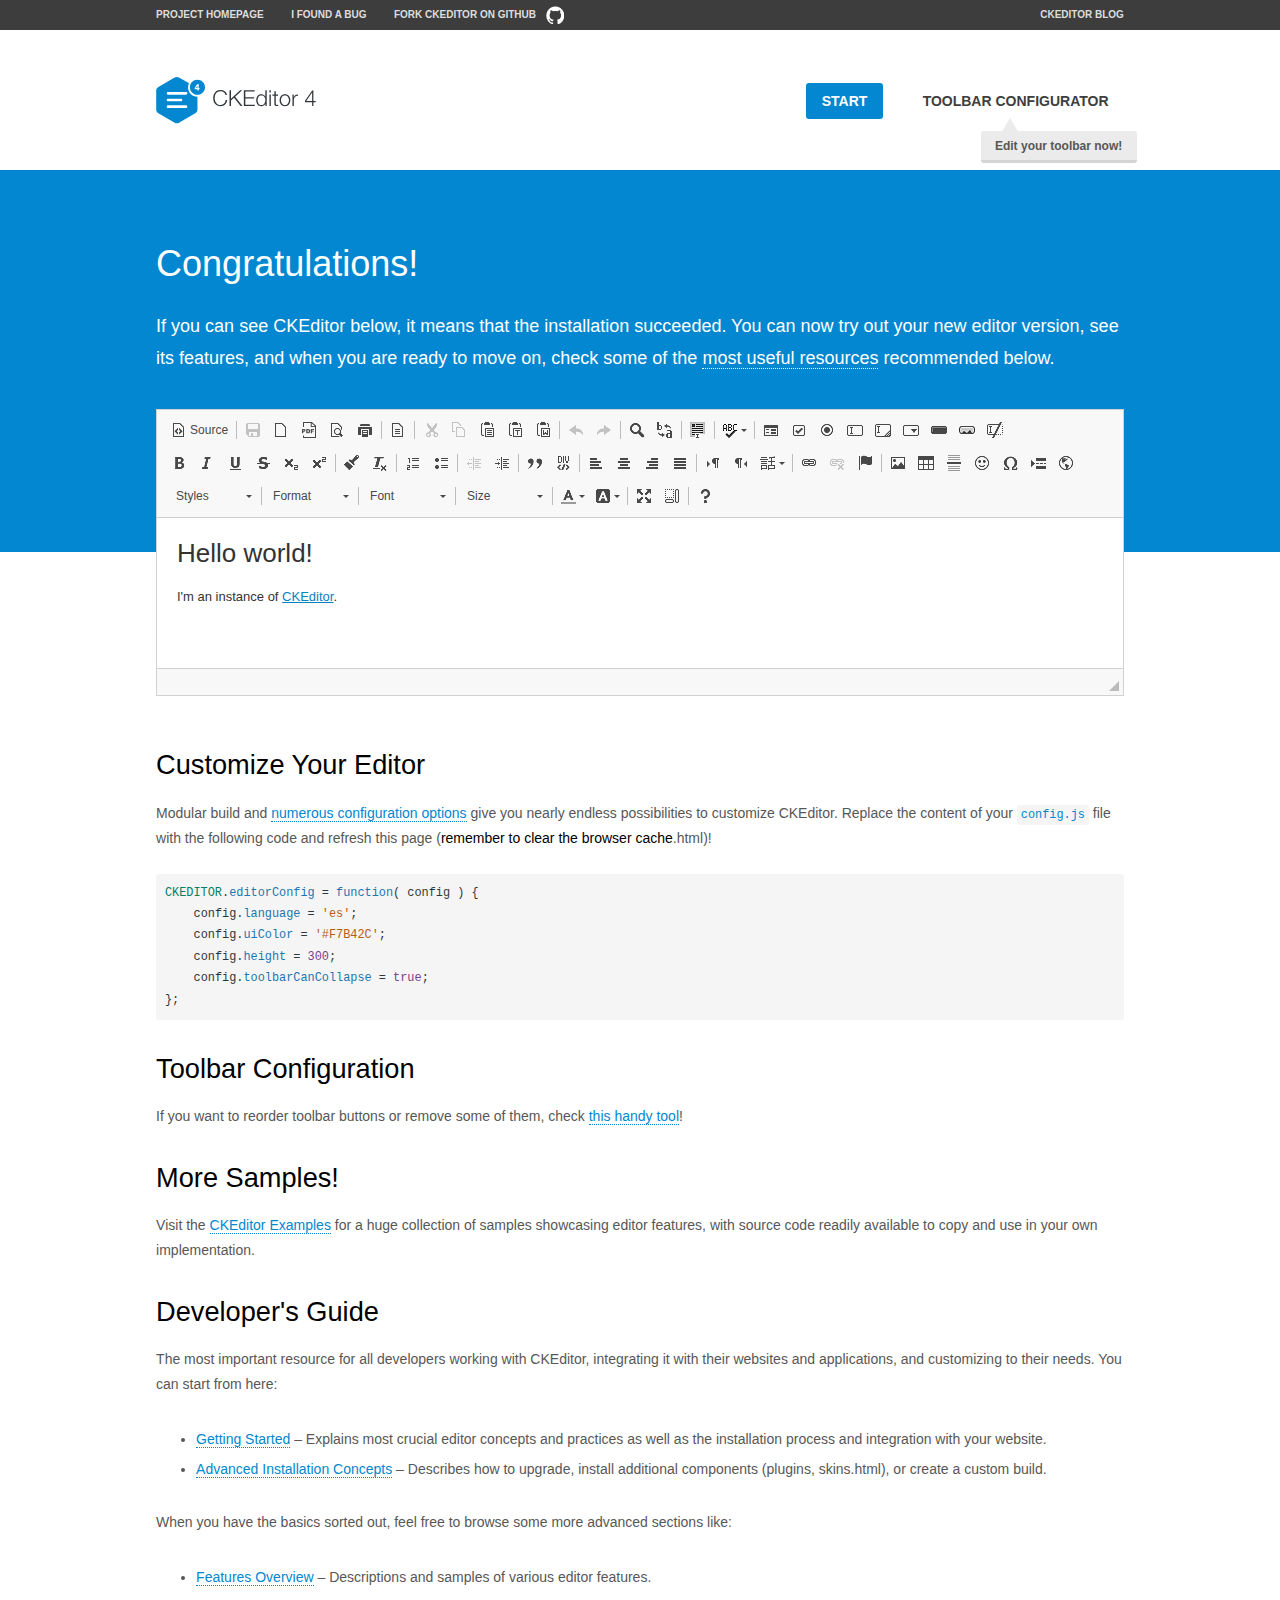
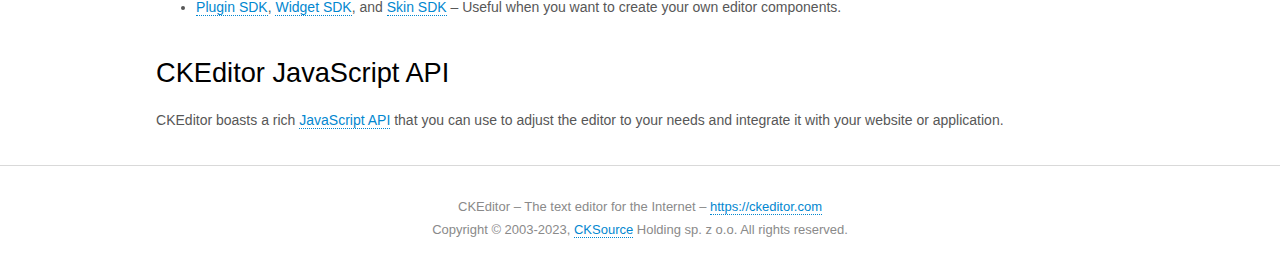
<file: job-portal-main/JobPortal.WebApp/wwwroot/assets/ckeditor/samples/index.html>
<!DOCTYPE html>
<!--
Copyright (c) 2003-2023, CKSource Holding sp. z o.o. All rights reserved.
For licensing, see LICENSE.md or https://ckeditor.com/legal/ckeditor-oss-license
-->
<html lang="en">
<head>
	<meta charset="utf-8">
	<title>CKEditor Sample</title>
	<script src="../ckeditor.js"></script>
	<script src="js/sample.js"></script>
	<link rel="stylesheet" href="css/samples.css">
	<link rel="stylesheet" href="toolbarconfigurator/lib/codemirror/neo.css">
	<meta name="viewport" content="width=device-width,initial-scale=1">
	<meta name="description" content="Try the latest sample of CKEditor 4 and learn more about customizing your WYSIWYG editor with endless possibilities.">
</head>
<body id="main">

<nav class="navigation-a">
	<div class="grid-container">
		<ul class="navigation-a-left grid-width-70">
			<li><a href="https://ckeditor.com/ckeditor-4/">Project Homepage</a></li>
			<li><a href="https://github.com/ckeditor/ckeditor4/issues">I found a bug</a></li>
			<li><a href="https://github.com/ckeditor/ckeditor4" class="icon-pos-right icon-navigation-a-github">Fork CKEditor on GitHub</a></li>
		</ul>
		<ul class="navigation-a-right grid-width-30">
			<li><a href="https://ckeditor.com/blog/">CKEditor Blog</a></li>
		</ul>
	</div>
</nav>

<header class="header-a">
	<div class="grid-container">
		<h1 class="header-a-logo grid-width-30">
			<a href="index.html"><img src="img/logo.svg" onerror="this.src='img/logo.png'; this.onerror=null;" alt="CKEditor Sample"></a>
		</h1>

		<nav class="navigation-b grid-width-70">
			<ul>
				<li><a href="index.html" class="button-a button-a-background">Start</a></li>
				<li><a href="toolbarconfigurator/index.html" class="button-a">Toolbar configurator <span class="balloon-a balloon-a-nw">Edit your toolbar now!</span></a></li>
			</ul>
		</nav>
	</div>
</header>

<main>
	<div class="adjoined-top">
		<div class="grid-container">
			<div class="content grid-width-100">
				<h1>Congratulations!</h1>
				<p>
					If you can see CKEditor below, it means that the installation succeeded.
					You can now try out your new editor version, see its features, and when you are ready to move on, check some of the <a href="#sample-customize">most useful resources</a> recommended below.
				</p>
			</div>
		</div>
	</div>
	<div class="adjoined-bottom">
		<div class="grid-container">
			<div class="grid-width-100">
				<div id="editor">
					<h1>Hello world!</h1>
					<p>I'm an instance of <a href="https://ckeditor.com">CKEditor</a>.</p>
				</div>
			</div>
		</div>
	</div>

	<div class="grid-container">
		<div class="content grid-width-100">
			<section id="sample-customize">
				<h2>Customize Your Editor</h2>
				<p>Modular build and <a href="https://ckeditor.com/docs/ckeditor4/latest/guide/dev_configuration.html">numerous configuration options</a> give you nearly endless possibilities to customize CKEditor. Replace the content of your <code><a href="../config.js">config.js</a></code> file with the following code and refresh this page (<strong>remember to clear the browser cache</strong>.html)!</p>
		<pre class="cm-s-neo CodeMirror"><code><span style="padding-right: 0.1px;"><span class="cm-variable">CKEDITOR</span>.<span class="cm-property">editorConfig</span> <span class="cm-operator">=</span> <span class="cm-keyword">function</span>( <span class="cm-def">config</span> ) {</span>
<span style="padding-right: 0.1px;"><span class="cm-tab">	</span><span class="cm-variable-2">config</span>.<span class="cm-property">language</span> <span class="cm-operator">=</span> <span class="cm-string">'es'</span>;</span>
<span style="padding-right: 0.1px;"><span class="cm-tab">	</span><span class="cm-variable-2">config</span>.<span class="cm-property">uiColor</span> <span class="cm-operator">=</span> <span class="cm-string">'#F7B42C'</span>;</span>
<span style="padding-right: 0.1px;"><span class="cm-tab">	</span><span class="cm-variable-2">config</span>.<span class="cm-property">height</span> <span class="cm-operator">=</span> <span class="cm-number">300</span>;</span>
<span style="padding-right: 0.1px;"><span class="cm-tab">	</span><span class="cm-variable-2">config</span>.<span class="cm-property">toolbarCanCollapse</span> <span class="cm-operator">=</span> <span class="cm-atom">true</span>;</span>
<span style="padding-right: 0.1px;">};</span></code></pre>
			</section>

			<section>
				<h2>Toolbar Configuration</h2>
				<p>If you want to reorder toolbar buttons or remove some of them, check <a href="toolbarconfigurator/index.html">this handy tool</a>!</p>
			</section>

			<section>
				<h2>More Samples!</h2>
				<p>Visit the <a href="https://ckeditor.com/docs/ckeditor4/latest/examples/index.html">CKEditor Examples</a> for a huge collection of samples showcasing editor features, with source code readily available to copy and use in your own implementation.</p>
			</section>

			<section>
				<h2>Developer's Guide</h2>
				<p>The most important resource for all developers working with CKEditor, integrating it with their websites and applications, and customizing to their needs. You can start from here:</p>
				<ul>
					<li><a href="https://ckeditor.com/docs/ckeditor4/latest/guide/dev_installation.html">Getting Started</a> &ndash; Explains most crucial editor concepts and practices as well as the installation process and integration with your website.</li>
					<li><a href="https://ckeditor.com/docs/ckeditor4/latest/guide/dev_advanced_installation.html">Advanced Installation Concepts</a> &ndash; Describes how to upgrade, install additional components (plugins, skins.html), or create a custom build.</li>
				</ul>
					<p>When you have the basics sorted out, feel free to browse some more advanced sections like:</p>
				<ul>
					<li><a href="https://ckeditor.com/docs/ckeditor4/latest/features/index.html">Features Overview</a> &ndash; Descriptions and samples of various editor features.</li>
					<li><a href="https://ckeditor.com/docs/ckeditor4/latest/guide/plugin_sdk_intro.html">Plugin SDK</a>, <a href="https://ckeditor.com/docs/ckeditor4/latest/guide/widget_sdk_intro.html">Widget SDK</a>, and <a href="https://ckeditor.com/docs/ckeditor4/latest/guide/skin_sdk_intro.html">Skin SDK</a> &ndash; Useful when you want to create your own editor components.</li>
				</ul>
			</section>

			<section>
				<h2>CKEditor JavaScript API</h2>
				<p>CKEditor boasts a rich <a href="https://ckeditor.com/docs/ckeditor4/latest/api/index.html">JavaScript API</a> that you can use to adjust the editor to your needs and integrate it with your website or application.</p>
			</section>
		</div>
	</div>
</main>

<footer class="footer-a grid-container">
	<div class="grid-container">
		<p class="grid-width-100">
			CKEditor &ndash; The text editor for the Internet &ndash; <a class="samples" href="https://ckeditor.com/">https://ckeditor.com</a>
		</p>
		<p class="grid-width-100" id="copy">
			Copyright &copy; 2003-2023, <a class="samples" href="https://cksource.com/">CKSource</a> Holding sp. z o.o. All rights reserved.
		</p>
	</div>
</footer>
<script>
	initSample();
</script>

</body>
</html>
</file>
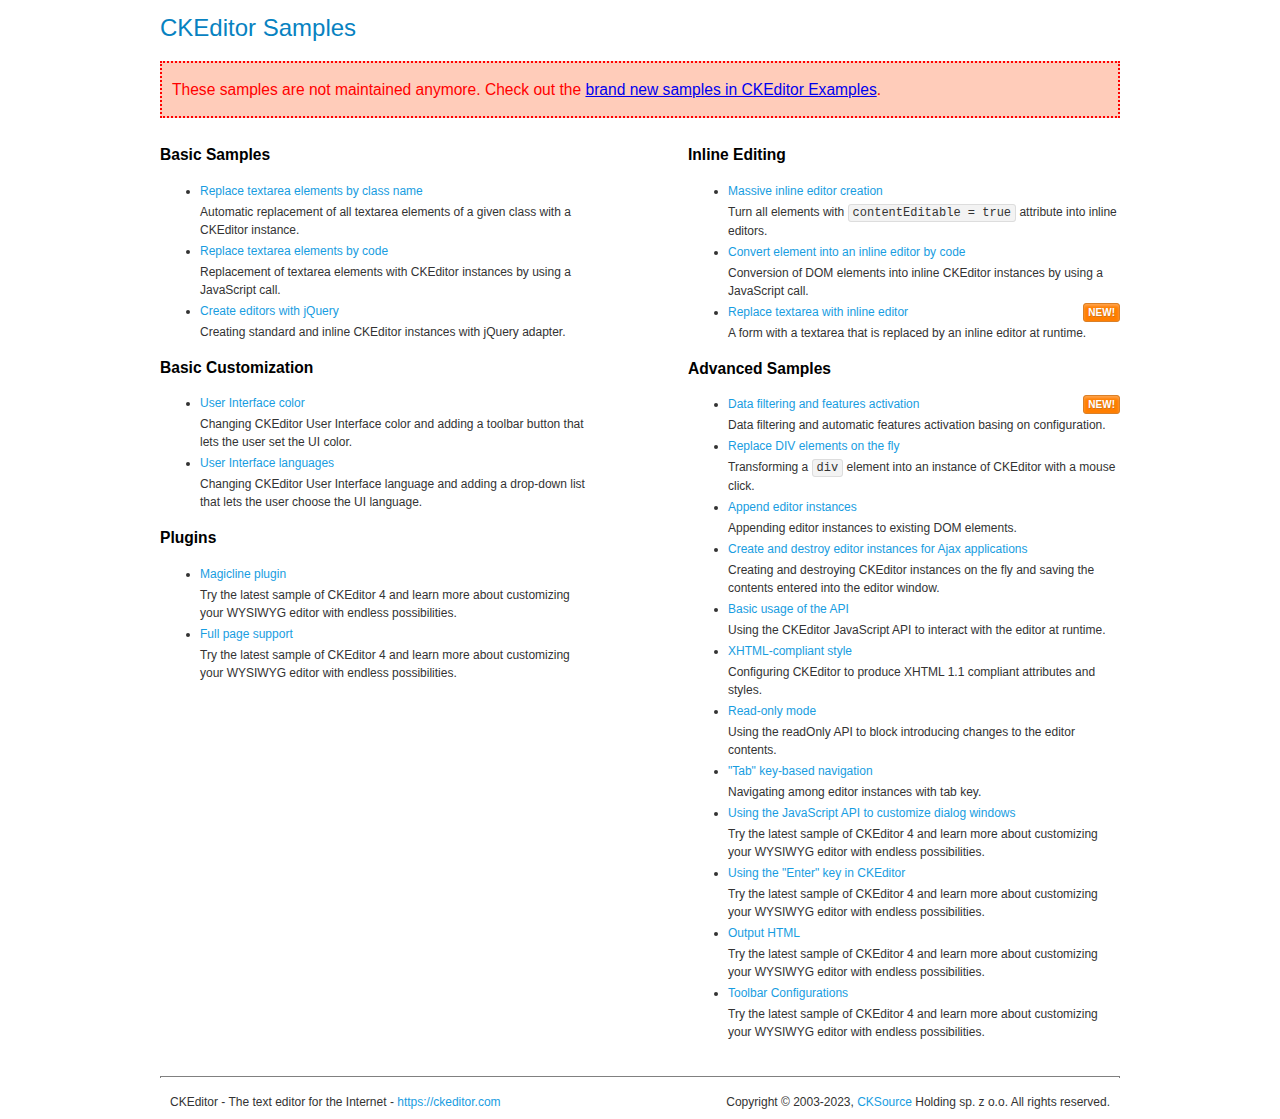
<file: job-portal-main/JobPortal.WebApp/wwwroot/assets/ckeditor/samples/old/index.html>
<!DOCTYPE html>
<!--
Copyright (c) 2003-2023, CKSource Holding sp. z o.o. All rights reserved.
For licensing, see LICENSE.md or https://ckeditor.com/legal/ckeditor-oss-license
-->
<html lang="en">
<head>
	<meta charset="utf-8">
	<title>CKEditor Samples</title>
	<link rel="stylesheet" href="sample.css">
	<meta name="description" content="Try the latest sample of CKEditor 4 and learn more about customizing your WYSIWYG editor with endless possibilities.">
</head>
<body>
	<h1 class="samples">
		CKEditor Samples
	</h1>
	<div class="warning deprecated">
		These samples are not maintained anymore. Check out the <a href="https://ckeditor.com/docs/ckeditor4/latest/examples/index.html">brand new samples in CKEditor Examples</a>.
	</div>
	<div class="twoColumns">
		<div class="twoColumnsLeft">
			<h2 class="samples">
				Basic Samples
			</h2>
			<dl class="samples">
				<dt><a class="samples" href="replacebyclass.html">Replace textarea elements by class name</a></dt>
				<dd>Automatic replacement of all textarea elements of a given class with a CKEditor instance.</dd>

				<dt><a class="samples" href="replacebycode.html">Replace textarea elements by code</a></dt>
				<dd>Replacement of textarea elements with CKEditor instances by using a JavaScript call.</dd>

				<dt><a class="samples" href="jquery.html">Create editors with jQuery</a></dt>
				<dd>Creating standard and inline CKEditor instances with jQuery adapter.</dd>
			</dl>

			<h2 class="samples">
				Basic Customization
			</h2>
			<dl class="samples">
				<dt><a class="samples" href="uicolor.html">User Interface color</a></dt>
				<dd>Changing CKEditor User Interface color and adding a toolbar button that lets the user set the UI color.</dd>

				<dt><a class="samples" href="uilanguages.html">User Interface languages</a></dt>
				<dd>Changing CKEditor User Interface language and adding a drop-down list that lets the user choose the UI language.</dd>
			</dl>


			<h2 class="samples">Plugins</h2>
<dl class="samples">
<dt><a class="samples" href="magicline/magicline.html">Magicline plugin</a></dt>
<dd>Try the latest sample of CKEditor 4 and learn more about customizing your WYSIWYG editor with endless possibilities.</dd>

<dt><a class="samples" href="wysiwygarea/fullpage.html">Full page support</a></dt>
<dd>Try the latest sample of CKEditor 4 and learn more about customizing your WYSIWYG editor with endless possibilities.</dd>
</dl>
		</div>
		<div class="twoColumnsRight">
			<h2 class="samples">
				Inline Editing
			</h2>
			<dl class="samples">
				<dt><a class="samples" href="inlineall.html">Massive inline editor creation</a></dt>
				<dd>Turn all elements with <code>contentEditable = true</code> attribute into inline editors.</dd>

				<dt><a class="samples" href="inlinebycode.html">Convert element into an inline editor by code</a></dt>
				<dd>Conversion of DOM elements into inline CKEditor instances by using a JavaScript call.</dd>

				<dt><a class="samples" href="inlinetextarea.html">Replace textarea with inline editor</a> <span class="new">New!</span></dt>
				<dd>A form with a textarea that is replaced by an inline editor at runtime.</dd>

				
			</dl>

			<h2 class="samples">
				Advanced Samples
			</h2>
			<dl class="samples">
				<dt><a class="samples" href="datafiltering.html">Data filtering and features activation</a> <span class="new">New!</span></dt>
				<dd>Data filtering and automatic features activation basing on configuration.</dd>

				<dt><a class="samples" href="divreplace.html">Replace DIV elements on the fly</a></dt>
				<dd>Transforming a <code>div</code> element into an instance of CKEditor with a mouse click.</dd>

				<dt><a class="samples" href="appendto.html">Append editor instances</a></dt>
				<dd>Appending editor instances to existing DOM elements.</dd>

				<dt><a class="samples" href="ajax.html">Create and destroy editor instances for Ajax applications</a></dt>
				<dd>Creating and destroying CKEditor instances on the fly and saving the contents entered into the editor window.</dd>

				<dt><a class="samples" href="api.html">Basic usage of the API</a></dt>
				<dd>Using the CKEditor JavaScript API to interact with the editor at runtime.</dd>

				<dt><a class="samples" href="xhtmlstyle.html">XHTML-compliant style</a></dt>
				<dd>Configuring CKEditor to produce XHTML 1.1 compliant attributes and styles.</dd>

				<dt><a class="samples" href="readonly.html">Read-only mode</a></dt>
				<dd>Using the readOnly API to block introducing changes to the editor contents.</dd>

				<dt><a class="samples" href="tabindex.html">"Tab" key-based navigation</a></dt>
				<dd>Navigating among editor instances with tab key.</dd>


				
<dt><a class="samples" href="dialog/dialog.html">Using the JavaScript API to customize dialog windows</a></dt>
<dd>Try the latest sample of CKEditor 4 and learn more about customizing your WYSIWYG editor with endless possibilities.</dd>

<dt><a class="samples" href="enterkey/enterkey.html">Using the &quot;Enter&quot; key in CKEditor</a></dt>
<dd>Try the latest sample of CKEditor 4 and learn more about customizing your WYSIWYG editor with endless possibilities.</dd>

<dt><a class="samples" href="htmlwriter/outputhtml.html">Output HTML</a></dt>
<dd>Try the latest sample of CKEditor 4 and learn more about customizing your WYSIWYG editor with endless possibilities.</dd>

<dt><a class="samples" href="toolbar/toolbar.html">Toolbar Configurations</a></dt>
<dd>Try the latest sample of CKEditor 4 and learn more about customizing your WYSIWYG editor with endless possibilities.</dd>

			</dl>
		</div>
	</div>
	<div id="footer">
		<hr>
		<p>
			CKEditor - The text editor for the Internet - <a class="samples" href="https://ckeditor.com/">https://ckeditor.com</a>
		</p>
		<p id="copy">
			Copyright &copy; 2003-2023, <a class="samples" href="https://cksource.com/">CKSource</a> Holding sp. z o.o. All rights reserved.
		</p>
	</div>
</body>
</html>
</file>
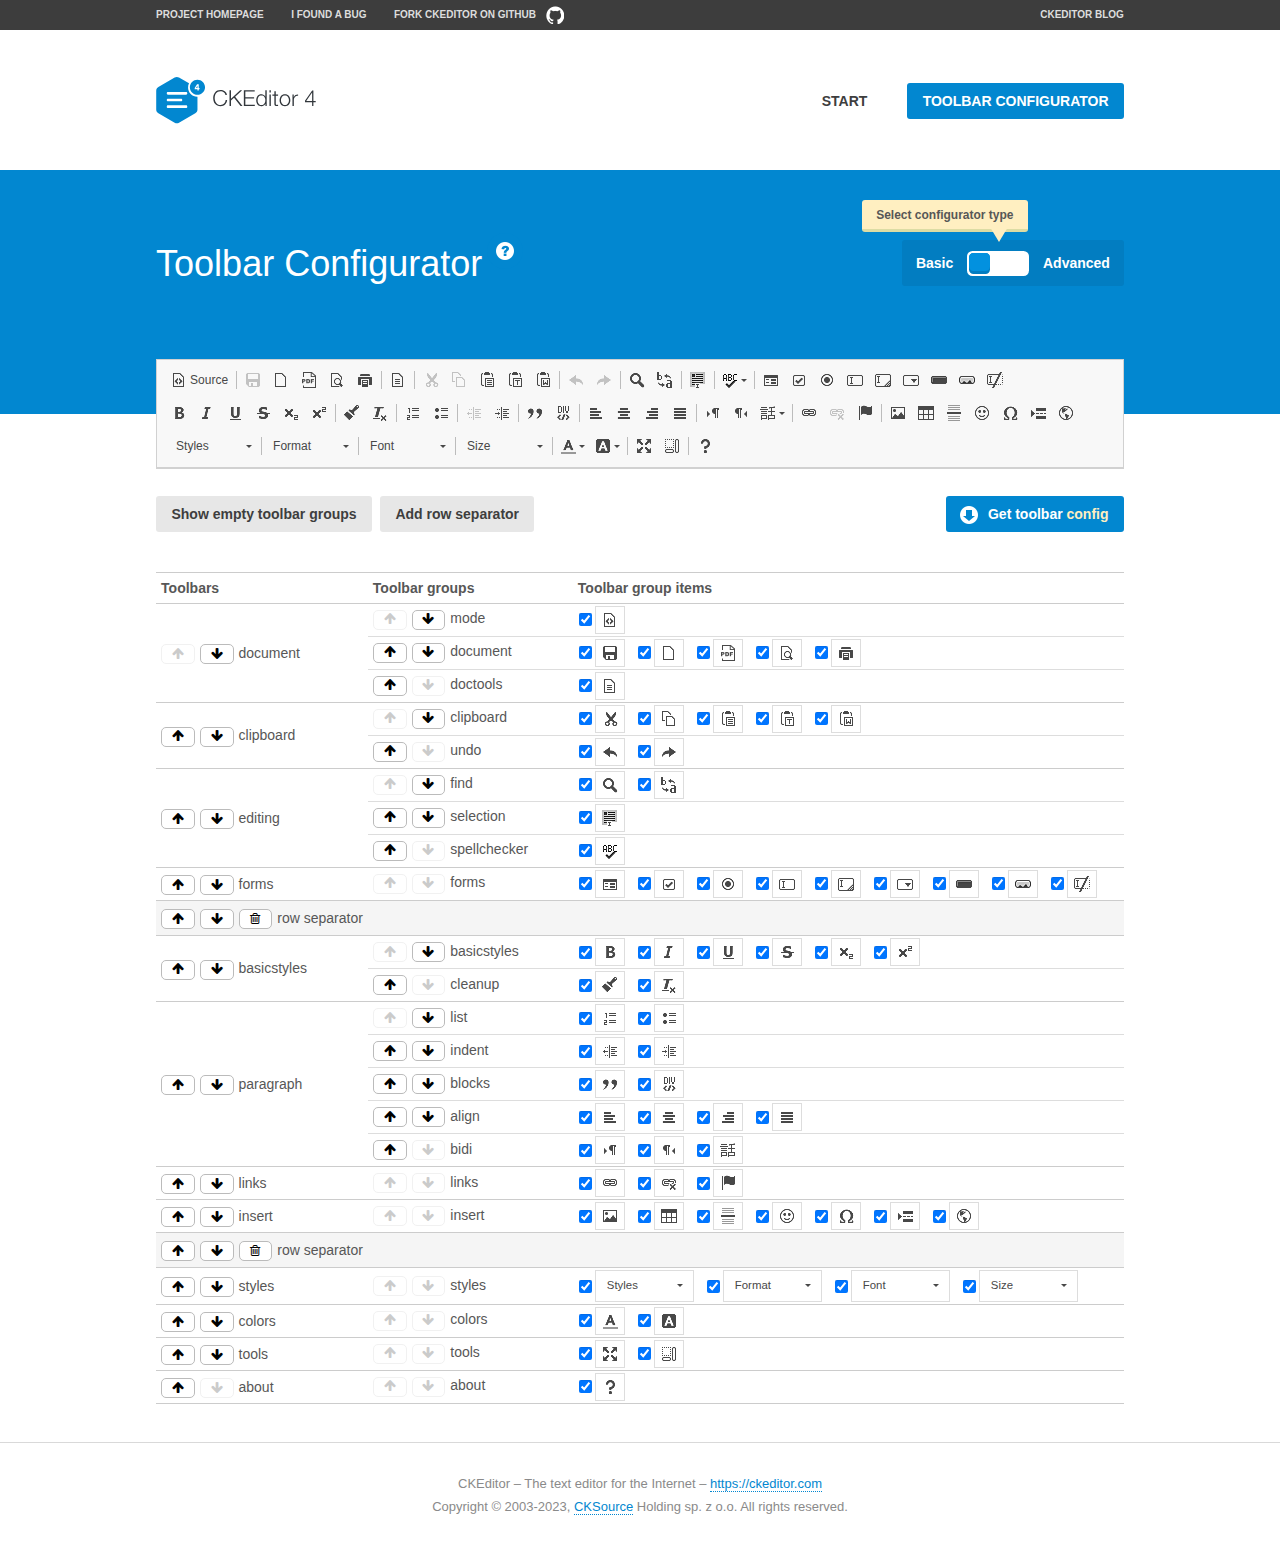
<file: job-portal-main/JobPortal.WebApp/wwwroot/assets/ckeditor/samples/toolbarconfigurator/index.html>
<!DOCTYPE html>
<!--
Copyright (c) 2003-2023, CKSource Holding sp. z o.o. All rights reserved.
For licensing, see LICENSE.md or https://ckeditor.com/legal/ckeditor-oss-license
-->
<!--[if IE 8]><html class="ie8"><![endif]-->
<!--[if gt IE 8]><html><![endif]-->
<!--[if !IE]><!--><html lang="en"><!--<![endif]-->
<head>
	<meta charset="utf-8">
	<title>Toolbar Configurator</title>
	<script src="../../ckeditor.js"></script>
	<script>
		if ( CKEDITOR.env.ie && CKEDITOR.env.version < 9 )
			CKEDITOR.tools.enableHtml5Elements( document );
	</script>
	<link rel="stylesheet" href="lib/codemirror/codemirror.css">
	<link rel="stylesheet" href="lib/codemirror/show-hint.css">
	<link rel="stylesheet" href="lib/codemirror/neo.css">
	<link rel="stylesheet" href="css/fontello.css">
	<link rel="stylesheet" href="../css/samples.css">
	<meta name="description" content="Try the latest sample of CKEditor 4 and learn more about customizing your WYSIWYG editor with endless possibilities.">
</head>
<body id="toolbar">

<nav class="navigation-a">
	<div class="grid-container">
		<ul class="navigation-a-left grid-width-70">
			<li><a href="https://ckeditor.com/ckeditor-4/">Project Homepage</a></li>
			<li><a href="https://github.com/ckeditor/ckeditor4/issues">I found a bug</a></li>
			<li><a href="https://github.com/ckeditor/ckeditor4" class="icon-pos-right icon-navigation-a-github">Fork CKEditor on GitHub</a></li>
		</ul>
		<ul class="navigation-a-right grid-width-30">
			<li><a href="https://ckeditor.com/blog/">CKEditor Blog</a></li>
		</ul>
	</div>
</nav>

<header class="header-a">
	<div class="grid-container">
		<h1 class="header-a-logo grid-width-30">
			<a href="../index.html"><img src="../img/logo.svg" onerror="this.src='../img/logo.png'; this.onerror=null;" alt="CKEditor Logo"></a>
		</h1>
		<nav class="navigation-b grid-width-70">
			<ul>
				<li><a href="../index.html"  class="button-a">Start</a></li>
				<li><a href="index.html"  class="button-a button-a-background">Toolbar configurator</a></li>
			</ul>
		</nav>
	</div>
</header>

<main>
	<div class="adjoined-top">
		<div class="grid-container">
			<div class="content grid-width-100">
				<div class="grid-container-nested">
					<h1 class="grid-width-60">
						Toolbar Configurator
						<a href="#help-content" type="button" title="Configurator help" id="help" class="button-a button-a-background button-a-no-text icon-pos-left icon-question-mark">Help</a>
					</h1>

					<div class="grid-width-40 grid-switch-magic">
						<div class="switch">
							<span class="balloon-a balloon-a-se">Select configurator type</span>
							<input type="radio" name="radio" data-num="1" id="radio-basic" />
							<input type="radio" name="radio" data-num="2" id="radio-advanced" />
							<label data-for="1" for="radio-basic">Basic</label>
							<span class="switch-inner">
								<span class="handler"></span>
							</span>
							<label data-for="2" for="radio-advanced">Advanced</label>
						</div>
					</div>
				</div>
			</div>
		</div>
	</div>
	<div class="adjoined-bottom">
		<div class="grid-container">
			<div class="grid-width-100">
				<div class="editors-container">
					<div id="editor-basic"></div>
					<div id="editor-advanced"></div>
				</div>
			</div>
		</div>
	</div>

	<div class="grid-container configurator">
		<div class="content grid-width-100">
			<div class="configurator">
				<div>
					<div id="toolbarModifierWrapper"></div>
				</div>
			</div>
		</div>
	</div>

	<div id="help-content">
		<div class="grid-container">
			<div class="grid-width-100">
				<h2>What Am I Doing Here?</h2>

				<div class="grid-container grid-container-nested">
					<div class="basic">
						<div class="grid-width-50">
							<p>Arrange <a href="https://ckeditor.com/docs/ckeditor4/latest/api/CKEDITOR_config.html#cfg-toolbarGroups">toolbar groups</a>, toggle <a href="https://ckeditor.com/docs/ckeditor4/latest/api/CKEDITOR_config.html#cfg-removeButtons">button visibility</a> according to your needs and get your toolbar configuration.</p>
							<p>You can replace the content of the <a href="../../config.js"><code>config.js</code></a> file with the generated configuration. If you already set some configuration options you will need to merge both configurations.</p>
						</div>
						<div class="grid-width-50">
							<p>Read more about different ways of <a href="https://ckeditor.com/docs/ckeditor4/latest/guide/dev_configuration.html">setting configuration</a> and do not forget about <strong>clearing browser cache</strong>.</p>
							<p>Arranging toolbar groups is the recommended way of configuring the toolbar, but if you need more freedom you can use the <a href="#advanced">advanced configurator</a>.</p>
						</div>
					</div>
					<div class="advanced" style="display: none;">
						<div class="grid-width-50">
							<p>With this code editor you can edit your <a href="https://ckeditor.com/docs/ckeditor4/latest/api/CKEDITOR_config.html#cfg-toolbar">toolbar configuration</a> live.</p>
							<p>You can replace the content of the <a href="../../config.js"><code>config.js</code></a> file with the generated configuration. If you already set some configuration options you will need to merge both configurations.</p>
						</div>
						<div class="grid-width-50">
							<p>Read more about different ways of <a href="https://ckeditor.com/docs/ckeditor4/latest/guide/dev_configuration.html">setting configuration</a> and do not forget about <strong>clearing browser cache</strong>.</p>
						</div>
					</div>
				</div>

				<p class="grid-container grid-container-nested">
					<button type="button" class="help-content-close grid-width-100 button-a button-a-background">Got it. Let's play!</button>
				</p>
			</div>
		</div>
	</div>
</main>

<footer class="footer-a grid-container">
	<p class="grid-width-100">
		CKEditor &ndash; The text editor for the Internet &ndash; <a class="samples" href="https://ckeditor.com/">https://ckeditor.com</a>
	</p>
	<p class="grid-width-100" id="copy">
		Copyright &copy; 2003-2023, <a class="samples" href="https://cksource.com/">CKSource</a> Holding sp. z o.o. All rights reserved.
	</p>
</footer>

<script src="lib/codemirror/codemirror.js"></script>
<script src="lib/codemirror/javascript.js"></script>
<script src="lib/codemirror/show-hint.js"></script>

<script src="js/fulltoolbareditor.js"></script>
<script src="js/abstracttoolbarmodifier.js"></script>
<script src="js/toolbarmodifier.js"></script>
<script src="js/toolbartextmodifier.js"></script>
<script src="../js/sf.js"></script>

<script>
	( function() {
		'use strict';

		var mode = ( window.location.hash.substr( 1 ) === 'advanced' ) ? 'advanced' : 'basic',
			configuratorSection = CKEDITOR.document.findOne( 'main > .grid-container.configurator' ),
			basicInstruction = CKEDITOR.document.findOne( '#help-content .basic' ),
			advancedInstruction = CKEDITOR.document.findOne( '#help-content .advanced' ),

			// Configurator mode switcher.
			modeSwitchBasic = CKEDITOR.document.getById( 'radio-basic' ),
			modeSwitchAdvanced = CKEDITOR.document.getById( 'radio-advanced' );

		// Initial setup
		function updateSwitcher() {
			if ( mode === 'advanced' ) {
				modeSwitchAdvanced.$.checked = true;
			} else {
				modeSwitchBasic.$.checked = true;
			}
		}

		updateSwitcher();

		CKEDITOR.document.getWindow().on( 'hashchange', function( e ) {
			var hash = window.location.hash.substr( 1 );
			if ( !( hash === 'advanced' || hash === 'basic' ) ) {
				return;
			}
			mode = hash;
			onToolbarsDone( mode );
		} );

		CKEDITOR.document.getWindow().on( 'resize', function() {
			updateToolbar( ( mode === 'basic' ? toolbarModifier : toolbarTextModifier )[ 'editorInstance' ] );
		} );

		function onRefresh( modifier ) {
			modifier = modifier || this;

			if ( mode === 'basic' && modifier instanceof ToolbarConfigurator.ToolbarTextModifier ) {
				return;
			}

			// CodeMirror container becomes visible, so we need to refresh and to avoid rendering problems.
			if ( mode === 'advanced' && modifier instanceof ToolbarConfigurator.ToolbarTextModifier ) {
				modifier.codeContainer.refresh();
			}

			updateToolbar( modifier.editorInstance );
		}

		function updateToolbar( editor ) {
			var editorContainer = editor.container;

			// Not always editor is loaded.
			if ( !editorContainer ) {
				return;
			}

			var displayStyle = editorContainer.getStyle( 'display' );

			editorContainer.setStyle( 'display', 'block' );

			var newHeight = editorContainer.getSize( 'height' );

			var newMarginTop = parseInt( editorContainer.getComputedStyle( 'margin-top' ), 10 );
			newMarginTop = ( isNaN( newMarginTop ) ? 0 : Number( newMarginTop ) );

			var newMarginBottom = parseInt( editorContainer.getComputedStyle( 'margin-bottom' ), 10 );
			newMarginBottom = ( isNaN( newMarginBottom ) ? 0 : Number( newMarginBottom ) );

			var result = newHeight + newMarginTop + newMarginBottom;

			editorContainer.setStyle( 'display', displayStyle );

			editor.container.getAscendant( 'div' ).setStyle( 'height', result + 'px' );
		}

		var toolbarModifier = new ToolbarConfigurator.ToolbarModifier( 'editor-basic' );

		var done = 0;
		toolbarModifier.init( onToolbarInit );
		toolbarModifier.onRefresh = onRefresh;

		CKEDITOR.document.getById( 'toolbarModifierWrapper' ).append( toolbarModifier.mainContainer );

		var toolbarTextModifier = new ToolbarConfigurator.ToolbarTextModifier( 'editor-advanced' );
		toolbarTextModifier.init( onToolbarInit );
		toolbarTextModifier.onRefresh = onRefresh;

		function onToolbarInit() {
			if ( ++done === 2 ) {
				onToolbarsDone();

				positionSticky.watch( CKEDITOR.document.findOne( '.toolbar' ), function() {
					return mode === 'advanced';
				} );
			}
		}

		function onToolbarsDone() {
			if ( mode === 'basic' ) {
				toggleModeBasic( false );
			} else {
				toggleModeAdvanced( false );
			}

			updateSwitcher();

			setTimeout( function() {
				CKEDITOR.document.findOne( '.editors-container' ).addClass( 'active' );
				CKEDITOR.document.findOne( '#toolbarModifierWrapper' ).addClass( 'active' );
			}, 200 );
		}

		CKEDITOR.document.getById( 'toolbarModifierWrapper' ).append( toolbarTextModifier.mainContainer );

		function toogleModeSwitch( onElement, offElement, onModifier, offModifier ) {
			onElement.addClass( 'fancy-button-active' );
			offElement.removeClass( 'fancy-button-active' );

			onModifier.showUI();
			offModifier.hideUI();
		}

		function toggleModeBasic( callOnRefresh ) {
			callOnRefresh = ( callOnRefresh !== false );
			mode = 'basic';
			window.location.hash = '#basic';
			toogleModeSwitch( modeSwitchBasic, modeSwitchAdvanced, toolbarModifier, toolbarTextModifier );

			configuratorSection.removeClass( 'freed-width' );
			basicInstruction.show();
			advancedInstruction.hide();

			callOnRefresh && onRefresh( toolbarModifier );
		}

		function toggleModeAdvanced( callOnRefresh ) {
			callOnRefresh = ( callOnRefresh !== false );
			mode = 'advanced';
			window.location.hash = '#advanced';
			toogleModeSwitch( modeSwitchAdvanced, modeSwitchBasic, toolbarTextModifier, toolbarModifier );

			configuratorSection.addClass( 'freed-width' );
			advancedInstruction.show();
			basicInstruction.hide();

			callOnRefresh && onRefresh( toolbarTextModifier );
		}

		modeSwitchBasic.on( 'click', toggleModeBasic );
		modeSwitchAdvanced.on( 'click', toggleModeAdvanced );

		//
		// Position:sticky for the toolbar.
		//

		// Will make elements behave like they were styled with position:sticky.
		var positionSticky = {
			// Store object: {
			// 		element: CKEDITOR.dom.element, // Element which will float.
			// 		placeholder: CKEDITOR.dom.element, // Placeholder which is place to prevent page bounce.
			// 		isFixed: boolean // Whether element float now.
			// }
			watched: [],

			active: [],

			staticContainer: null,

			init: function() {
				var element = CKEDITOR.dom.element.createFromHtml(
					'<div class="staticContainer">' +
						'<div class="grid-container" >' +
							'<div class="grid-width-100">' +
								'<div class="inner"></div>' +
							'</div>' +
						'</div>' +
					'</div>' );

				this.staticContainer = element.findOne( '.inner' );

				CKEDITOR.document.getBody().append( element );
			},

			watch: function( element, preventFunc ) {
				this.watched.push( {
					element: element,
					placeholder: new CKEDITOR.dom.element( 'div' ),
					isFixed: false,
					preventFunc: preventFunc
				} );
			},

			checkAll: function() {
				for ( var i = 0; i < this.watched.length; i++ ) {
					this.check( this.watched[ i ] );
				}
			},

			check: function( element ) {
				var isFixed = element.isFixed;
				var shouldBeFixed = this.shouldBeFixed( element );

				// Nothing to be done.
				if ( isFixed === shouldBeFixed ) {
					return;
				}

				var placeholder = element.placeholder;

				if ( isFixed ) {
					// Unfixing.

					element.element.insertBefore( placeholder );
					placeholder.remove();

					element.element.removeStyle( 'margin' );

					this.active.splice( CKEDITOR.tools.indexOf( this.active, element ), 1 );

				} else {
					// Fixing.
					placeholder.setStyle( 'width', element.element.getSize( 'width' ) + 'px' );
					placeholder.setStyle( 'height', element.element.getSize( 'height' ) + 'px' );
					placeholder.setStyle( 'margin-bottom', element.element.getComputedStyle( 'margin-bottom' ) );
					placeholder.setStyle( 'display', element.element.getComputedStyle( 'display' ) );
					placeholder.insertAfter( element.element );

					this.staticContainer.append( element.element );

					this.active.push( element );
				}

				element.isFixed = !element.isFixed;
			},

			shouldBeFixed: function( element ) {
				if ( element.preventFunc && element.preventFunc() ) {
					return false;
				}

				// If element is already fixed we are checking it's placeholder.
				var related = ( element.isFixed ? element.placeholder : element.element ),
					clientRect = related.$.getBoundingClientRect(),
					staticHeight = this.staticContainer.getSize('height' ),
					elemHeight = element.element.getSize( 'height' );

				if ( element.isFixed ) {
					return ( clientRect.top + elemHeight < staticHeight );
				} else {
					return ( clientRect.top < staticHeight );
				}
			}
		};

		positionSticky.init();

		CKEDITOR.document.getWindow().on( 'scroll',
			CKEDITOR.tools.eventsBuffer( 100, positionSticky.checkAll, positionSticky ).input
		);

		// Make the toolbar sticky.
		positionSticky.watch( CKEDITOR.document.findOne( '.editors-container' ) );

		// Help button and help-content.
		( function() {
			var helpButton = CKEDITOR.document.getById( 'help' ),
				helpContent = CKEDITOR.document.getById( 'help-content' );

			// Don't show help button on IE8 because it's unsupported by Pico Modal.
			if ( CKEDITOR.env.ie && CKEDITOR.env.version == 8 ) {
				helpButton.hide();
			} else {
				// Display help modal when the button is clicked.
				helpButton.on( 'click', function( evt ) {
					SF.modal( {
						// Clone modal content from DOM.
						content: helpContent.getHtml(),

						afterCreate: function( modal ) {
							// Enable modal content button to close the modal.
							new CKEDITOR.dom.element( modal.modalElem() ).findOne( '.help-content-close' ).once( 'click', modal.close );
						}
					} ).show();
				} );
			}
		} )();
	} )();
</script>
</body>
</html>
</file>
<file: asp.net/cv/styles.css>
﻿body {
    font-family: Arial, sans-serif;
    margin: 20px;
}

h1 {
    text-align: center;
}

table {
    width: 100%;
    border-collapse: collapse;
    margin-top: 20px;
}

th, td {
    border: 1px solid #ddd;
    padding: 8px;
}

th {
    background-color: #f2f2f2;
    text-align: left;
}
</file>
